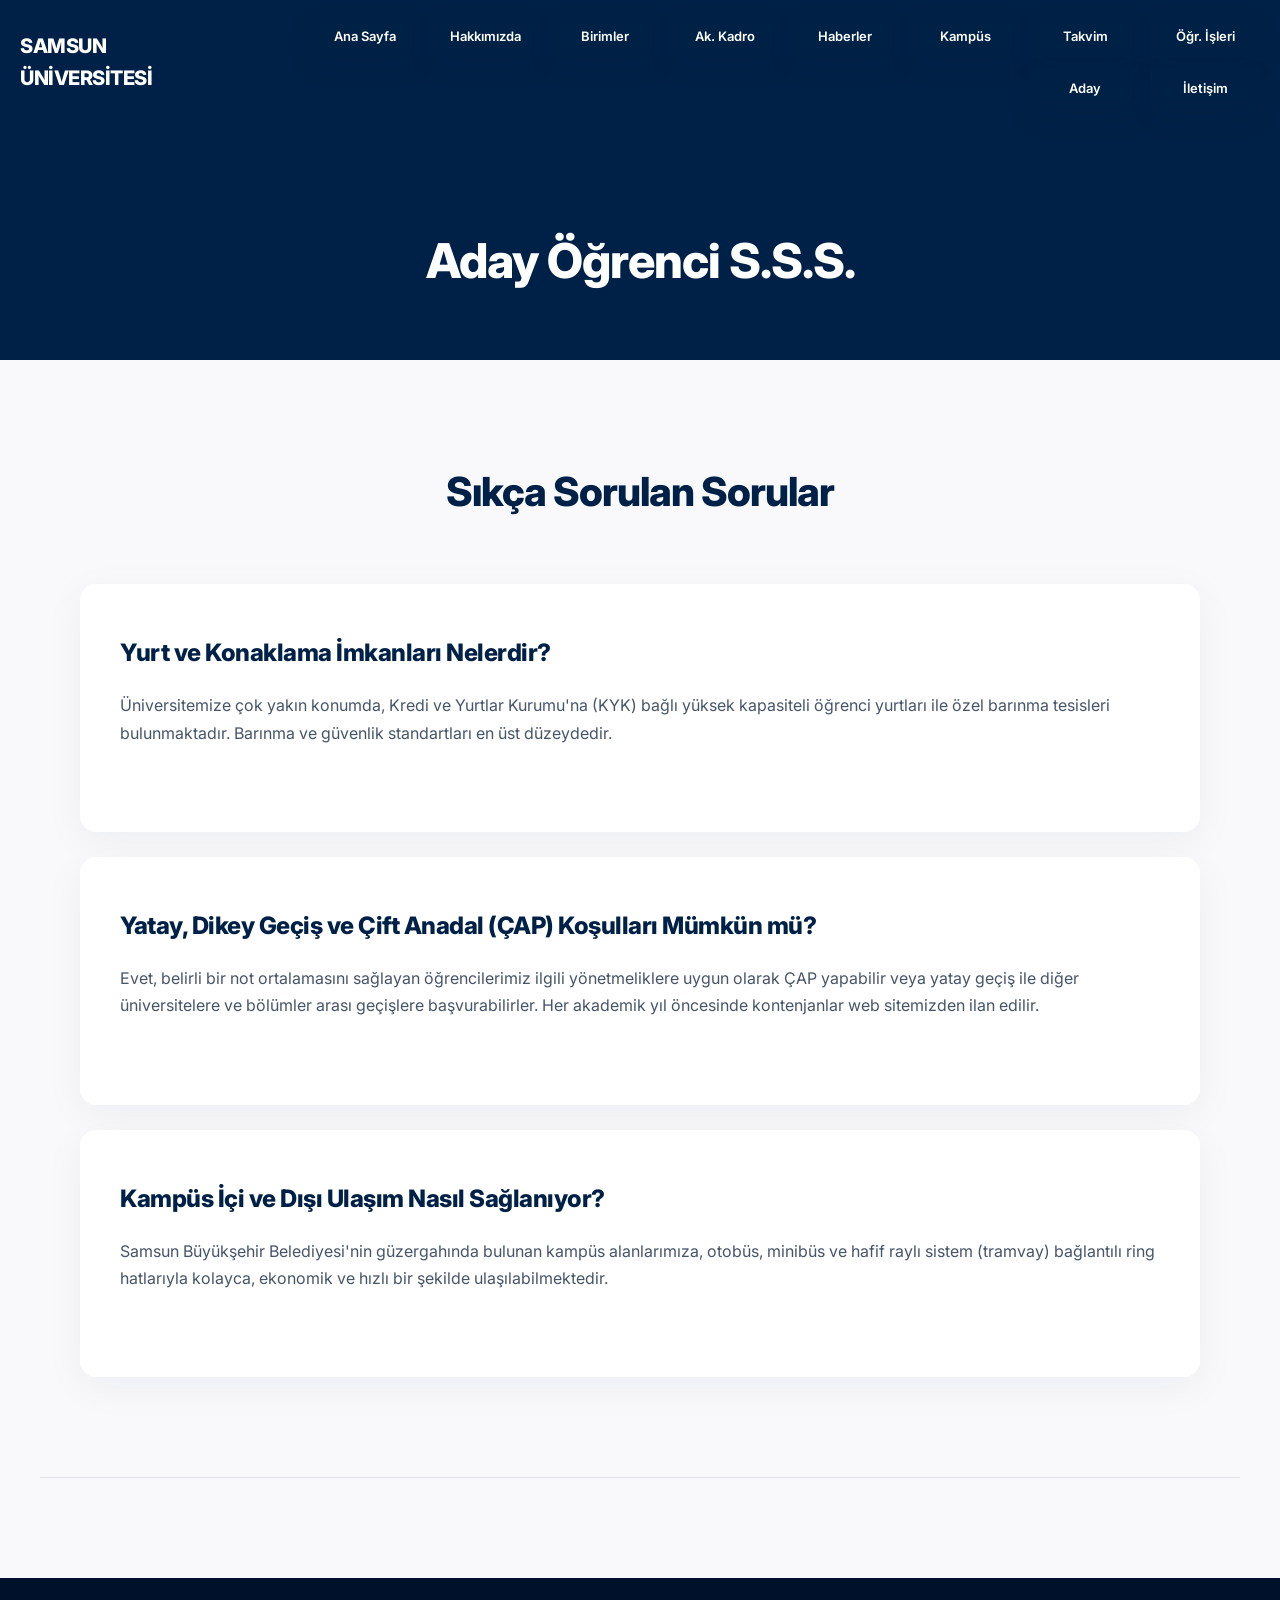
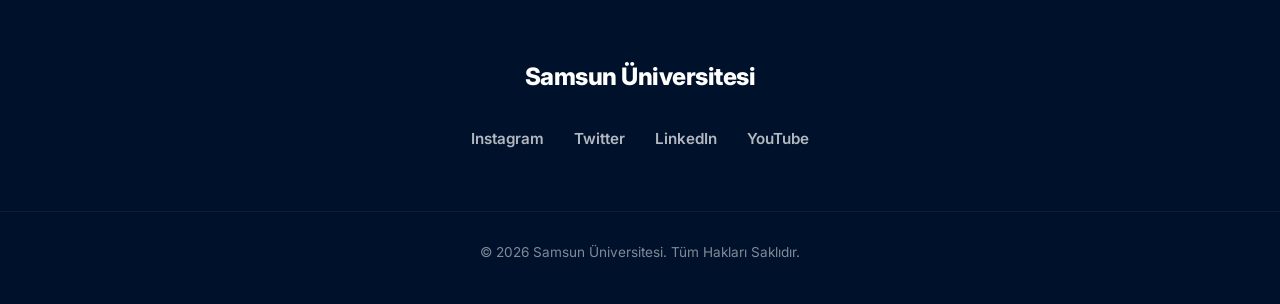
<file: aday.html>
<!DOCTYPE html>
<html lang="tr">
<head>
    <meta charset="UTF-8">
    <meta name="viewport" content="width=device-width, initial-scale=1.0">
    <title>Aday Öğrenci | Samsun Üniversitesi</title>
    <link rel="stylesheet" href="style.css">
    <meta name="description" content="Samsun Üniversitesi Aday Öğrenci Sıkça Sorulan Sorular">
</head>
<body>

    <header id="main-header">
        <div class="nav-container">
            <a href="index.html" class="logo">Samsun Üniversitesi</a>
            <nav>
                <ul>
                    <li><a href="index.html">Ana Sayfa</a></li>
                    <li><a href="hakkimizda.html">Hakkımızda</a></li>
                    <li><a href="birimler.html">Birimler</a></li>
                    <li><a href="akademik.html">Ak. Kadro</a></li>
                    <li><a href="haberler.html">Haberler</a></li>
                    <li><a href="kampus.html">Kampüs</a></li>
                    <li><a href="takvim.html">Takvim</a></li>
                    <li><a href="ogrenci.html">Öğr. İşleri</a></li>
                    <li><a href="aday.html">Aday</a></li>
                    <li><a href="iletisim.html">İletişim</a></li>
                </ul>
            </nav>
        </div>
    </header>

    <section class="page-hero">
        <h1>Aday Öğrenci S.S.S.</h1>
    </section>

    <main class="container">
        <h2>Sıkça Sorulan Sorular</h2>
        
        <div class="card" style="margin-bottom: 25px;">
            <h3>Yurt ve Konaklama İmkanları Nelerdir?</h3>
            <p>Üniversitemize çok yakın konumda, Kredi ve Yurtlar Kurumu'na (KYK) bağlı yüksek kapasiteli öğrenci yurtları ile özel barınma tesisleri bulunmaktadır. Barınma ve güvenlik standartları en üst düzeydedir.</p>
        </div>
        
        <div class="card" style="margin-bottom: 25px;">
            <h3>Yatay, Dikey Geçiş ve Çift Anadal (ÇAP) Koşulları Mümkün mü?</h3>
            <p>Evet, belirli bir not ortalamasını sağlayan öğrencilerimiz ilgili yönetmeliklere uygun olarak ÇAP yapabilir veya yatay geçiş ile diğer üniversitelere ve bölümler arası geçişlere başvurabilirler. Her akademik yıl öncesinde kontenjanlar web sitemizden ilan edilir.</p>
        </div>
        
        <div class="card">
            <h3>Kampüs İçi ve Dışı Ulaşım Nasıl Sağlanıyor?</h3>
            <p>Samsun Büyükşehir Belediyesi'nin güzergahında bulunan kampüs alanlarımıza, otobüs, minibüs ve hafif raylı sistem (tramvay) bağlantılı ring hatlarıyla kolayca, ekonomik ve hızlı bir şekilde ulaşılabilmektedir.</p>
        </div>
    </main>

    <footer>
        <div class="footer-content">
            <div class="footer-logo">Samsun Üniversitesi</div>
            <div class="social-links">
                <a href="https://www.instagram.com/samsun.univ/" target="_blank">Instagram</a>
                <a href="https://x.com/samsun_univ" target="_blank">Twitter</a>
                <a href="https://www.linkedin.com/school/samsununiversitesi/about/" target="_blank">LinkedIn</a>
                <a href="https://www.youtube.com/@SamsunÜniversitesiTV" target="_blank">YouTube</a>
            </div>
        </div>
        <div class="footer-bottom">
            &copy; 2026 Samsun Üniversitesi. Tüm Hakları Saklıdır.
        </div>
    </footer>

    
</body>
</html>
</file>
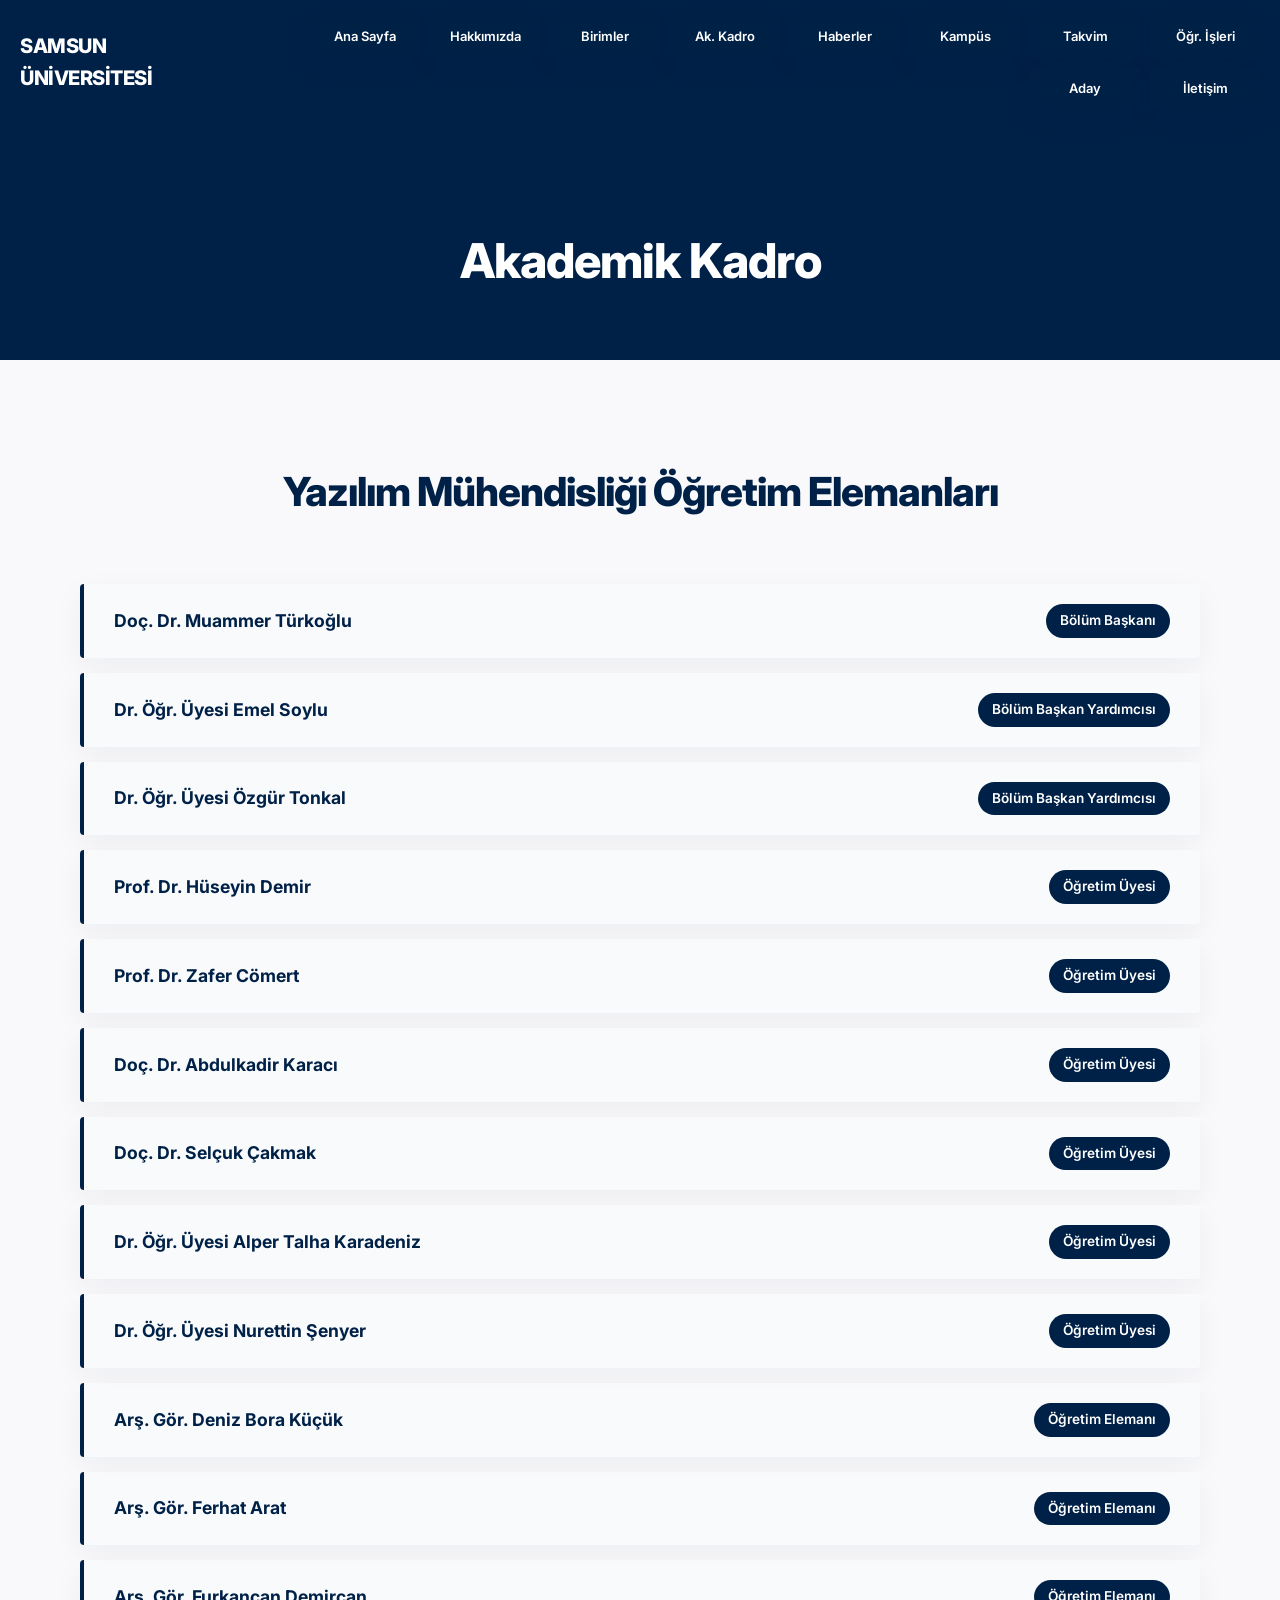
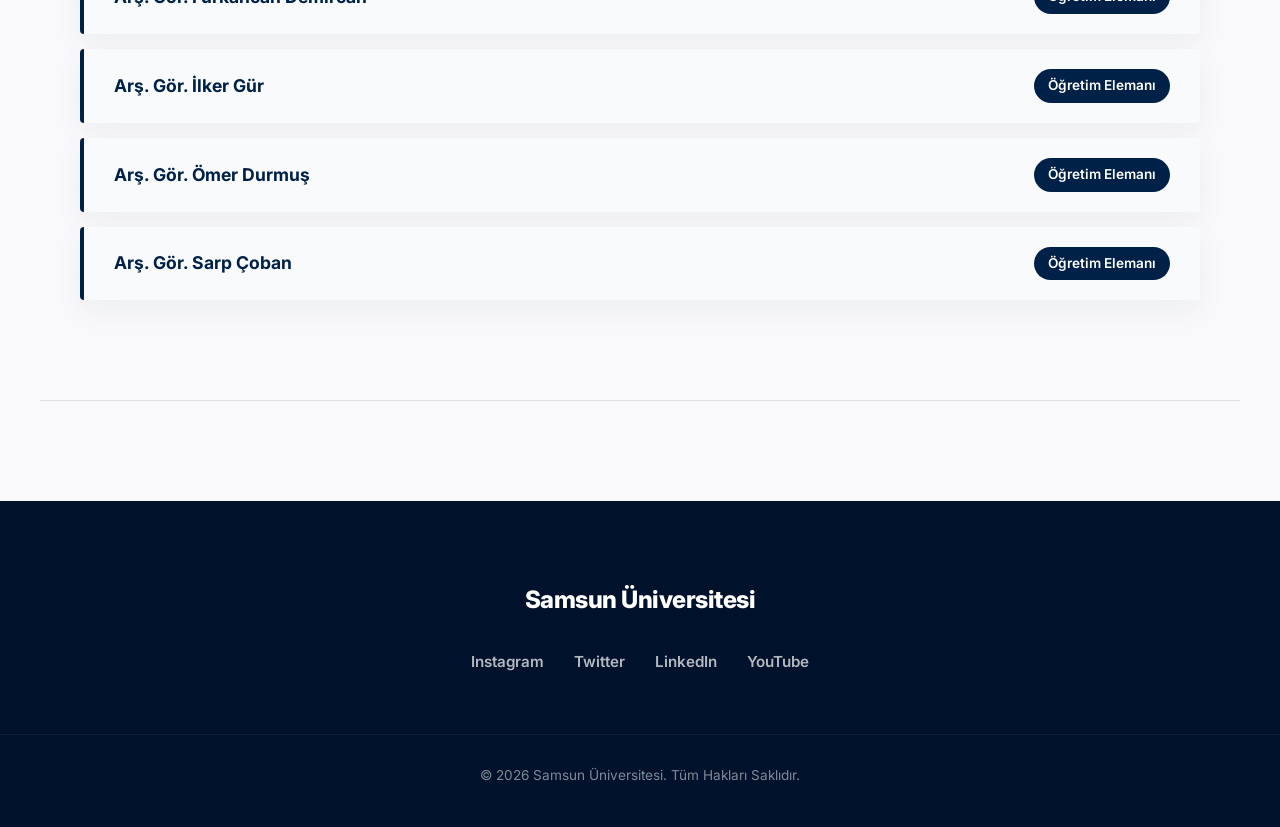
<file: akademik.html>
<!DOCTYPE html>
<html lang="tr">
<head>
    <meta charset="UTF-8">
    <meta name="viewport" content="width=device-width, initial-scale=1.0">
    <title>Akademik Kadro | Samsun Üniversitesi</title>
    <link rel="stylesheet" href="style.css">
    <meta name="description" content="Samsun Üniversitesi Tarihçesi ve Misyonu">
</head>
<body>

    <header id="main-header">
        <div class="nav-container">
            <a href="index.html" class="logo">Samsun Üniversitesi</a>
            <nav>
                <ul>
                    <li><a href="index.html">Ana Sayfa</a></li>
                    <li><a href="hakkimizda.html">Hakkımızda</a></li>
                    <li><a href="birimler.html">Birimler</a></li>
                    <li><a href="akademik.html">Ak. Kadro</a></li>
                    <li><a href="haberler.html">Haberler</a></li>
                    <li><a href="kampus.html">Kampüs</a></li>
                    <li><a href="takvim.html">Takvim</a></li>
                    <li><a href="ogrenci.html">Öğr. İşleri</a></li>
                    <li><a href="aday.html">Aday</a></li>
                    <li><a href="iletisim.html">İletişim</a></li>
                </ul>
            </nav>
        </div>
    </header>

    
    <section class="page-hero">
        <h1>Akademik Kadro</h1>
    </section>

    <main class="container">
        <h2>Yazılım Mühendisliği Öğretim Elemanları</h2>
        <div class="academic-list">
            <div class="academic-row">
                <div class="ac-info">
                    <h3>Doç. Dr. Muammer Türkoğlu</h3>
                </div>
                <div class="ac-role">Bölüm Başkanı</div>
            </div>
            <div class="academic-row">
                <div class="ac-info">
                    <h3>Dr. Öğr. Üyesi Emel Soylu</h3>
                </div>
                <div class="ac-role">Bölüm Başkan Yardımcısı</div>
            </div>
            <div class="academic-row">
                <div class="ac-info">
                    <h3>Dr. Öğr. Üyesi Özgür Tonkal</h3>
                </div>
                <div class="ac-role">Bölüm Başkan Yardımcısı</div>
            </div>
            <div class="academic-row">
                <div class="ac-info">
                    <h3>Prof. Dr. Hüseyin Demir</h3>
                </div>
                <div class="ac-role">Öğretim Üyesi</div>
            </div>
            <div class="academic-row">
                <div class="ac-info">
                    <h3>Prof. Dr. Zafer Cömert</h3>
                </div>
                <div class="ac-role">Öğretim Üyesi</div>
            </div>
            <div class="academic-row">
                <div class="ac-info">
                    <h3>Doç. Dr. Abdulkadir Karacı</h3>
                </div>
                <div class="ac-role">Öğretim Üyesi</div>
            </div>
            <div class="academic-row">
                <div class="ac-info">
                    <h3>Doç. Dr. Selçuk Çakmak</h3>
                </div>
                <div class="ac-role">Öğretim Üyesi</div>
            </div>
            <div class="academic-row">
                <div class="ac-info">
                    <h3>Dr. Öğr. Üyesi Alper Talha Karadeniz</h3>
                </div>
                <div class="ac-role">Öğretim Üyesi</div>
            </div>
            <div class="academic-row">
                <div class="ac-info">
                    <h3>Dr. Öğr. Üyesi Nurettin Şenyer</h3>
                </div>
                <div class="ac-role">Öğretim Üyesi</div>
            </div>
            <div class="academic-row">
                <div class="ac-info">
                    <h3>Arş. Gör. Deniz Bora Küçük</h3>
                </div>
                <div class="ac-role">Öğretim Elemanı</div>
            </div>
            <div class="academic-row">
                <div class="ac-info">
                    <h3>Arş. Gör. Ferhat Arat</h3>
                </div>
                <div class="ac-role">Öğretim Elemanı</div>
            </div>
            <div class="academic-row">
                <div class="ac-info">
                    <h3>Arş. Gör. Furkancan Demircan</h3>
                </div>
                <div class="ac-role">Öğretim Elemanı</div>
            </div>
            <div class="academic-row">
                <div class="ac-info">
                    <h3>Arş. Gör. İlker Gür</h3>
                </div>
                <div class="ac-role">Öğretim Elemanı</div>
            </div>
            <div class="academic-row">
                <div class="ac-info">
                    <h3>Arş. Gör. Ömer Durmuş</h3>
                </div>
                <div class="ac-role">Öğretim Elemanı</div>
            </div>
            <div class="academic-row">
                <div class="ac-info">
                    <h3>Arş. Gör. Sarp Çoban</h3>
                </div>
                <div class="ac-role">Öğretim Elemanı</div>
            </div>
        </div>
    </main>


    <footer>
        <div class="footer-content">
            <div class="footer-logo">Samsun Üniversitesi</div>
            <div class="social-links">
                <a href="https://www.instagram.com/samsun.univ/" target="_blank">Instagram</a>
                <a href="https://x.com/samsun_univ" target="_blank">Twitter</a>
                <a href="https://www.linkedin.com/school/samsununiversitesi/about/" target="_blank">LinkedIn</a>
                <a href="https://www.youtube.com/@SamsunÜniversitesiTV" target="_blank">YouTube</a>
            </div>
        </div>
        <div class="footer-bottom">
            &copy; 2026 Samsun Üniversitesi. Tüm Hakları Saklıdır.
        </div>
    </footer>

    
</body>
</html>
</file>
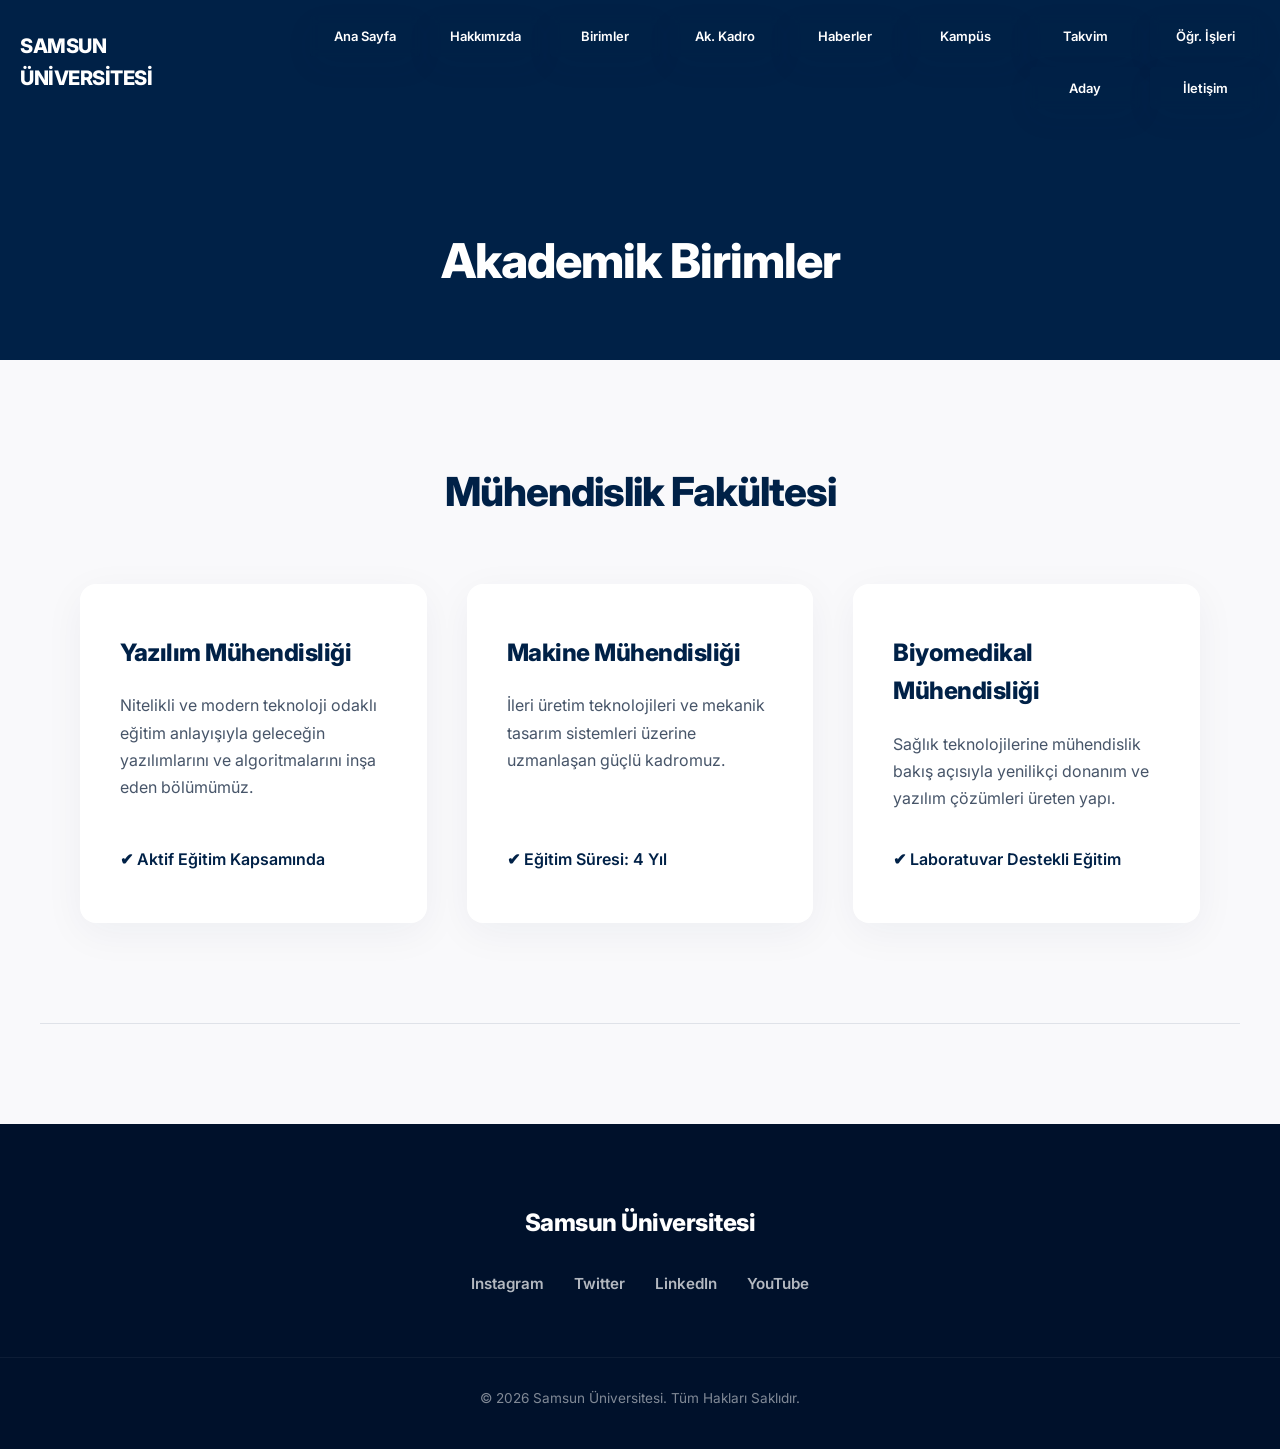
<file: birimler.html>
<!DOCTYPE html>
<html lang="tr">
<head>
    <meta charset="UTF-8">
    <meta name="viewport" content="width=device-width, initial-scale=1.0">
    <title>Fakülteler | Samsun Üniversitesi</title>
    <link rel="stylesheet" href="style.css">
    <meta name="description" content="Samsun Üniversitesi Fakülteleri ve Akademik Birimleri">
</head>
<body>

    <header id="main-header">
        <div class="nav-container">
            <a href="index.html" class="logo">Samsun Üniversitesi</a>
            <nav>
                <ul>
                    <li><a href="index.html">Ana Sayfa</a></li>
                    <li><a href="hakkimizda.html">Hakkımızda</a></li>
                    <li><a href="birimler.html">Birimler</a></li>
                    <li><a href="akademik.html">Ak. Kadro</a></li>
                    <li><a href="haberler.html">Haberler</a></li>
                    <li><a href="kampus.html">Kampüs</a></li>
                    <li><a href="takvim.html">Takvim</a></li>
                    <li><a href="ogrenci.html">Öğr. İşleri</a></li>
                    <li><a href="aday.html">Aday</a></li>
                    <li><a href="iletisim.html">İletişim</a></li>
                </ul>
            </nav>
        </div>
    </header>

    <section class="page-hero">
        <h1>Akademik Birimler</h1>
    </section>

    <main class="container">
        <h2>Mühendislik Fakültesi</h2>
        <div class="card-grid">
            <div class="card">
                <h3>Yazılım Mühendisliği</h3>
                <p>Nitelikli ve modern teknoloji odaklı eğitim anlayışıyla geleceğin yazılımlarını ve algoritmalarını inşa eden bölümümüz.</p>
                <div style="font-weight: 600; color: var(--navy-blue); margin-top: auto;">✔ Aktif Eğitim Kapsamında</div>
            </div>
            <div class="card">
                <h3>Makine Mühendisliği</h3>
                <p>İleri üretim teknolojileri ve mekanik tasarım sistemleri üzerine uzmanlaşan güçlü kadromuz.</p>
                <div style="font-weight: 600; color: var(--navy-blue); margin-top: auto;">✔ Eğitim Süresi: 4 Yıl</div>
            </div>
            <div class="card">
                <h3>Biyomedikal Mühendisliği</h3>
                <p>Sağlık teknolojilerine mühendislik bakış açısıyla yenilikçi donanım ve yazılım çözümleri üreten yapı.</p>
                <div style="font-weight: 600; color: var(--navy-blue); margin-top: auto;">✔ Laboratuvar Destekli Eğitim</div>
            </div>
        </div>
    </main>

    <footer>
        <div class="footer-content">
            <div class="footer-logo">Samsun Üniversitesi</div>
            <div class="social-links">
                <a href="https://www.instagram.com/samsun.univ/" target="_blank">Instagram</a>
                <a href="https://x.com/samsun_univ" target="_blank">Twitter</a>
                <a href="https://www.linkedin.com/school/samsununiversitesi/about/" target="_blank">LinkedIn</a>
                <a href="https://www.youtube.com/@SamsunÜniversitesiTV" target="_blank">YouTube</a>
            </div>
        </div>
        <div class="footer-bottom">
            &copy; 2026 Samsun Üniversitesi. Tüm Hakları Saklıdır.
        </div>
    </footer>

    
</body>
</html>
</file>
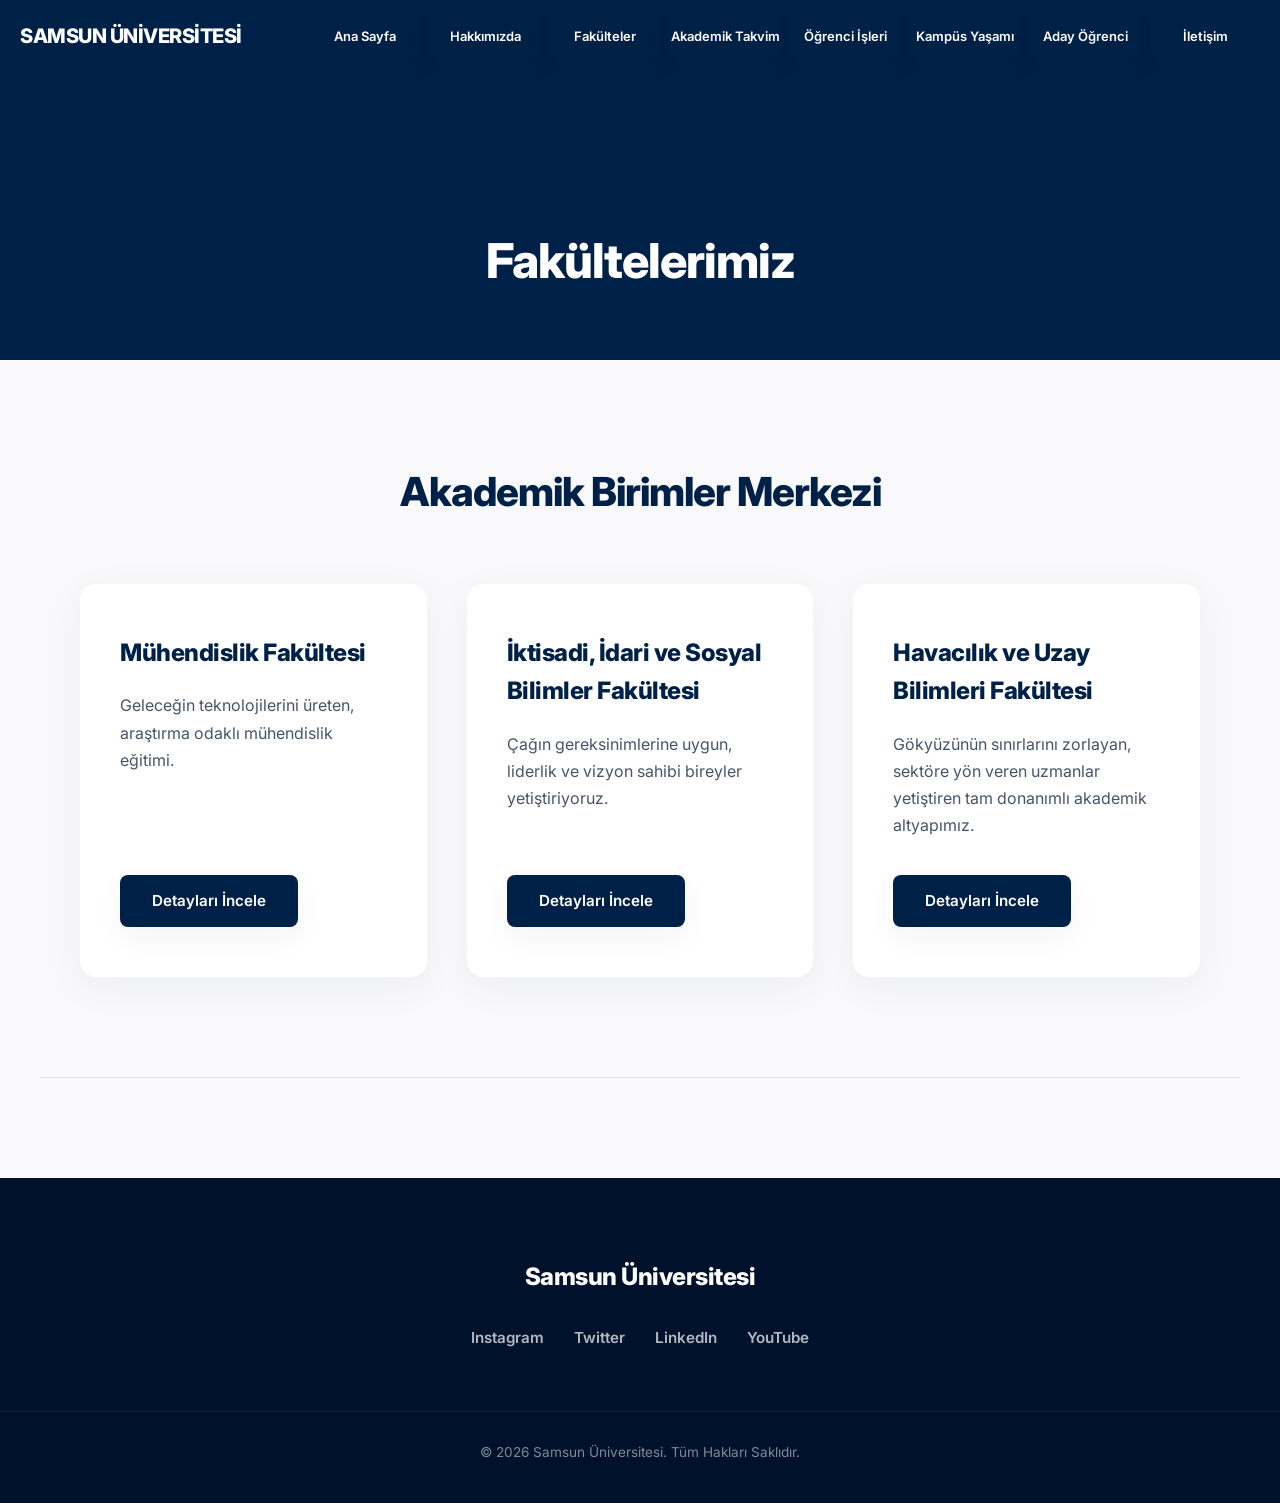
<file: fakulteler.html>
<!DOCTYPE html>
<html lang="tr">
<head>
    <meta charset="UTF-8">
    <meta name="viewport" content="width=device-width, initial-scale=1.0">
    <title>Fakülteler | Samsun Üniversitesi</title>
    <link rel="stylesheet" href="style.css">
    <meta name="description" content="Samsun Üniversitesi Fakülteleri ve Akademik Birimleri">
</head>
<body>

    <header id="main-header">
        <div class="nav-container">
            <a href="index.html" class="logo">Samsun Üniversitesi</a>
            <nav>
                <ul>
                    <li><a href="index.html">Ana Sayfa</a></li>
                    <li><a href="hakkimizda.html">Hakkımızda</a></li>
                    <li><a href="fakulteler.html">Fakülteler</a></li>
                    <li><a href="takvim.html">Akademik Takvim</a></li>
                    <li><a href="ogrenci.html">Öğrenci İşleri</a></li>
                    <li><a href="kampus.html">Kampüs Yaşamı</a></li>
                    <li><a href="aday.html">Aday Öğrenci</a></li>
                    <li><a href="iletisim.html">İletişim</a></li>
                </ul>
            </nav>
        </div>
    </header>

    <section class="page-hero">
        <h1>Fakültelerimiz</h1>
    </section>

    <main class="container">
        <h2>Akademik Birimler Merkezi</h2>
        <div class="card-grid">
            <div class="card">
                <h3>Mühendislik Fakültesi</h3>
                <p>Geleceğin teknolojilerini üreten, araştırma odaklı mühendislik eğitimi.</p>
                <a href="muhendislik.html" class="btn">Detayları İncele</a>
            </div>
            <div class="card">
                <h3>İktisadi, İdari ve Sosyal Bilimler Fakültesi</h3>
                <p>Çağın gereksinimlerine uygun, liderlik ve vizyon sahibi bireyler yetiştiriyoruz.</p>
                <a href="#" class="btn">Detayları İncele</a>
            </div>
            <div class="card">
                <h3>Havacılık ve Uzay Bilimleri Fakültesi</h3>
                <p>Gökyüzünün sınırlarını zorlayan, sektöre yön veren uzmanlar yetiştiren tam donanımlı akademik altyapımız.</p>
                <a href="#" class="btn">Detayları İncele</a>
            </div>
        </div>
    </main>

    <footer>
        <div class="footer-content">
            <div class="footer-logo">Samsun Üniversitesi</div>
            <div class="social-links">
                <a href="https://www.instagram.com/samsun.univ/" target="_blank">Instagram</a>
                <a href="https://x.com/samsun_univ" target="_blank">Twitter</a>
                <a href="https://www.linkedin.com/school/samsununiversitesi/about/" target="_blank">LinkedIn</a>
                <a href="https://www.youtube.com/@SamsunÜniversitesiTV" target="_blank">YouTube</a>
            </div>
        </div>
        <div class="footer-bottom">
            &copy; 2026 Samsun Üniversitesi. Tüm Hakları Saklıdır.
        </div>
    </footer>

    
</body>
</html>
</file>
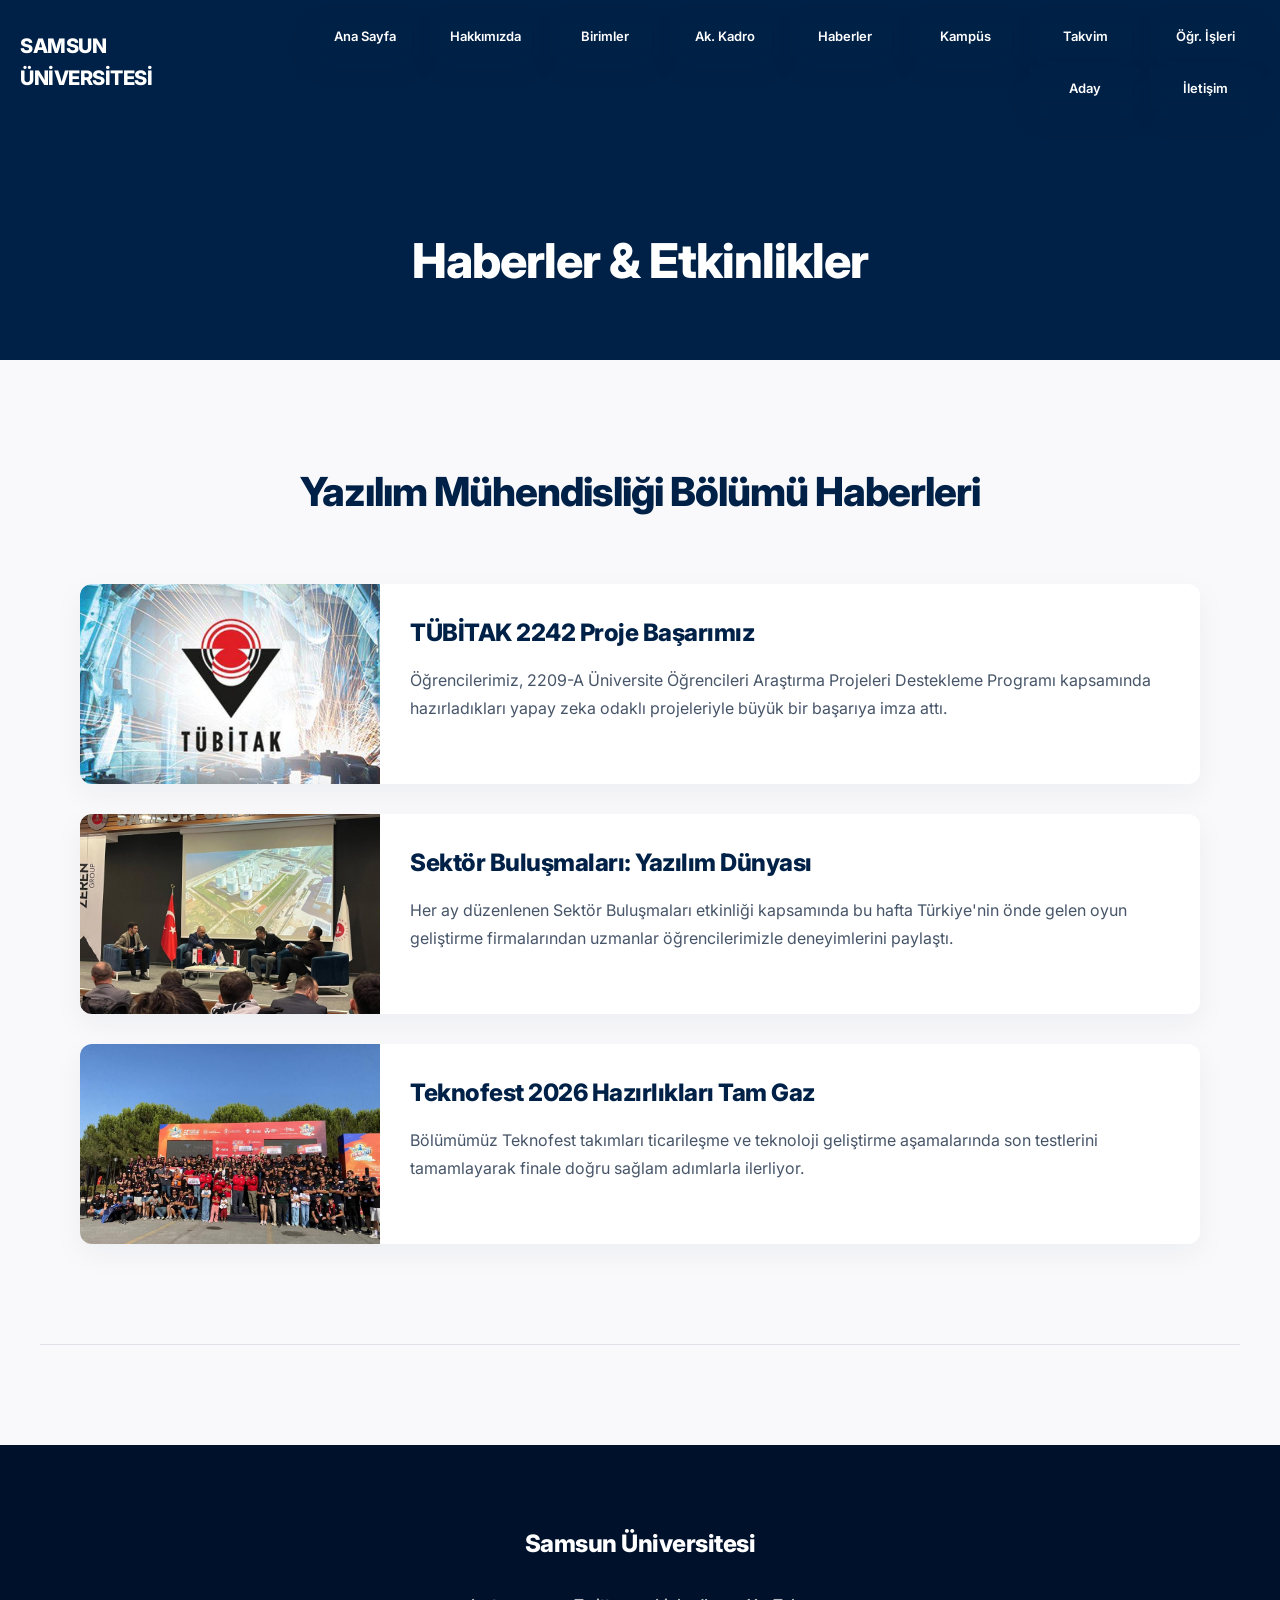
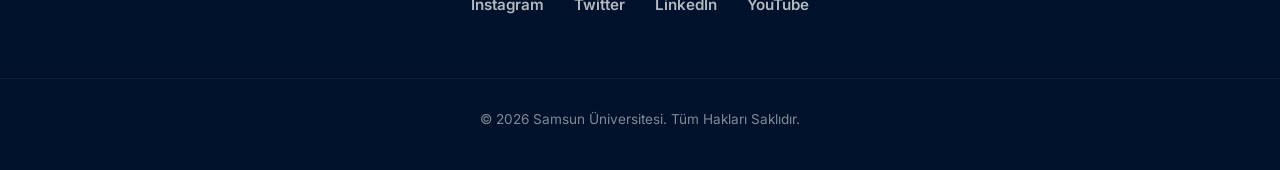
<file: haberler.html>
<!DOCTYPE html>
<html lang="tr">
<head>
    <meta charset="UTF-8">
    <meta name="viewport" content="width=device-width, initial-scale=1.0">
    <title>Haberler & Etkinlikler | Samsun Üniversitesi</title>
    <link rel="stylesheet" href="style.css">
    <meta name="description" content="Samsun Üniversitesi Güncel Haberler ve Etkinlikler">
</head>
<body>

    <header id="main-header">
        <div class="nav-container">
            <a href="index.html" class="logo">Samsun Üniversitesi</a>
            <nav>
                <ul>
                    <li><a href="index.html">Ana Sayfa</a></li>
                    <li><a href="hakkimizda.html">Hakkımızda</a></li>
                    <li><a href="birimler.html">Birimler</a></li>
                    <li><a href="akademik.html">Ak. Kadro</a></li>
                    <li><a href="haberler.html">Haberler</a></li>
                    <li><a href="kampus.html">Kampüs</a></li>
                    <li><a href="takvim.html">Takvim</a></li>
                    <li><a href="ogrenci.html">Öğr. İşleri</a></li>
                    <li><a href="aday.html">Aday</a></li>
                    <li><a href="iletisim.html">İletişim</a></li>
                </ul>
            </nav>
        </div>
    </header>

    <section class="page-hero">
        <h1>Haberler & Etkinlikler</h1>
    </section>

    <main class="container">
        <h2>Yazılım Mühendisliği Bölümü Haberleri</h2>
        <div class="news-list">
            <article class="news-card">
                <img src="img/tubitak.jpg" alt="TÜBİTAK 2242 Proje Başarımız" class="news-img">
                <div class="news-content">
                    <h3>TÜBİTAK 2242 Proje Başarımız</h3>
                    <p>Öğrencilerimiz, 2209-A Üniversite Öğrencileri Araştırma Projeleri Destekleme Programı kapsamında hazırladıkları yapay zeka odaklı projeleriyle büyük bir başarıya imza attı.</p>
                </div>
            </article>

            <article class="news-card">
                <img src="img/sektor.jpg" alt="Sektör Buluşmaları: Yazılım Dünyası" class="news-img">
                <div class="news-content">
                    <h3>Sektör Buluşmaları: Yazılım Dünyası</h3>
                    <p>Her ay düzenlenen Sektör Buluşmaları etkinliği kapsamında bu hafta Türkiye'nin önde gelen oyun geliştirme firmalarından uzmanlar öğrencilerimizle deneyimlerini paylaştı.</p>
                </div>
            </article>

            <article class="news-card">
                <img src="img/teknofest.jpg" alt="Teknofest 2026 Hazırlıkları Tam Gaz" class="news-img">
                <div class="news-content">
                    <h3>Teknofest 2026 Hazırlıkları Tam Gaz</h3>
                    <p>Bölümümüz Teknofest takımları ticarileşme ve teknoloji geliştirme aşamalarında son testlerini tamamlayarak finale doğru sağlam adımlarla ilerliyor.</p>
                </div>
            </article>
        </div>
    </main>

    <footer>
        <div class="footer-content">
            <div class="footer-logo">Samsun Üniversitesi</div>
            <div class="social-links">
                <a href="https://www.instagram.com/samsun.univ/" target="_blank">Instagram</a>
                <a href="https://x.com/samsun_univ" target="_blank">Twitter</a>
                <a href="https://www.linkedin.com/school/samsununiversitesi/about/" target="_blank">LinkedIn</a>
                <a href="https://www.youtube.com/@SamsunÜniversitesiTV" target="_blank">YouTube</a>
            </div>
        </div>
        <div class="footer-bottom">
            &copy; 2026 Samsun Üniversitesi. Tüm Hakları Saklıdır.
        </div>
    </footer>

    
</body>
</html>
</file>
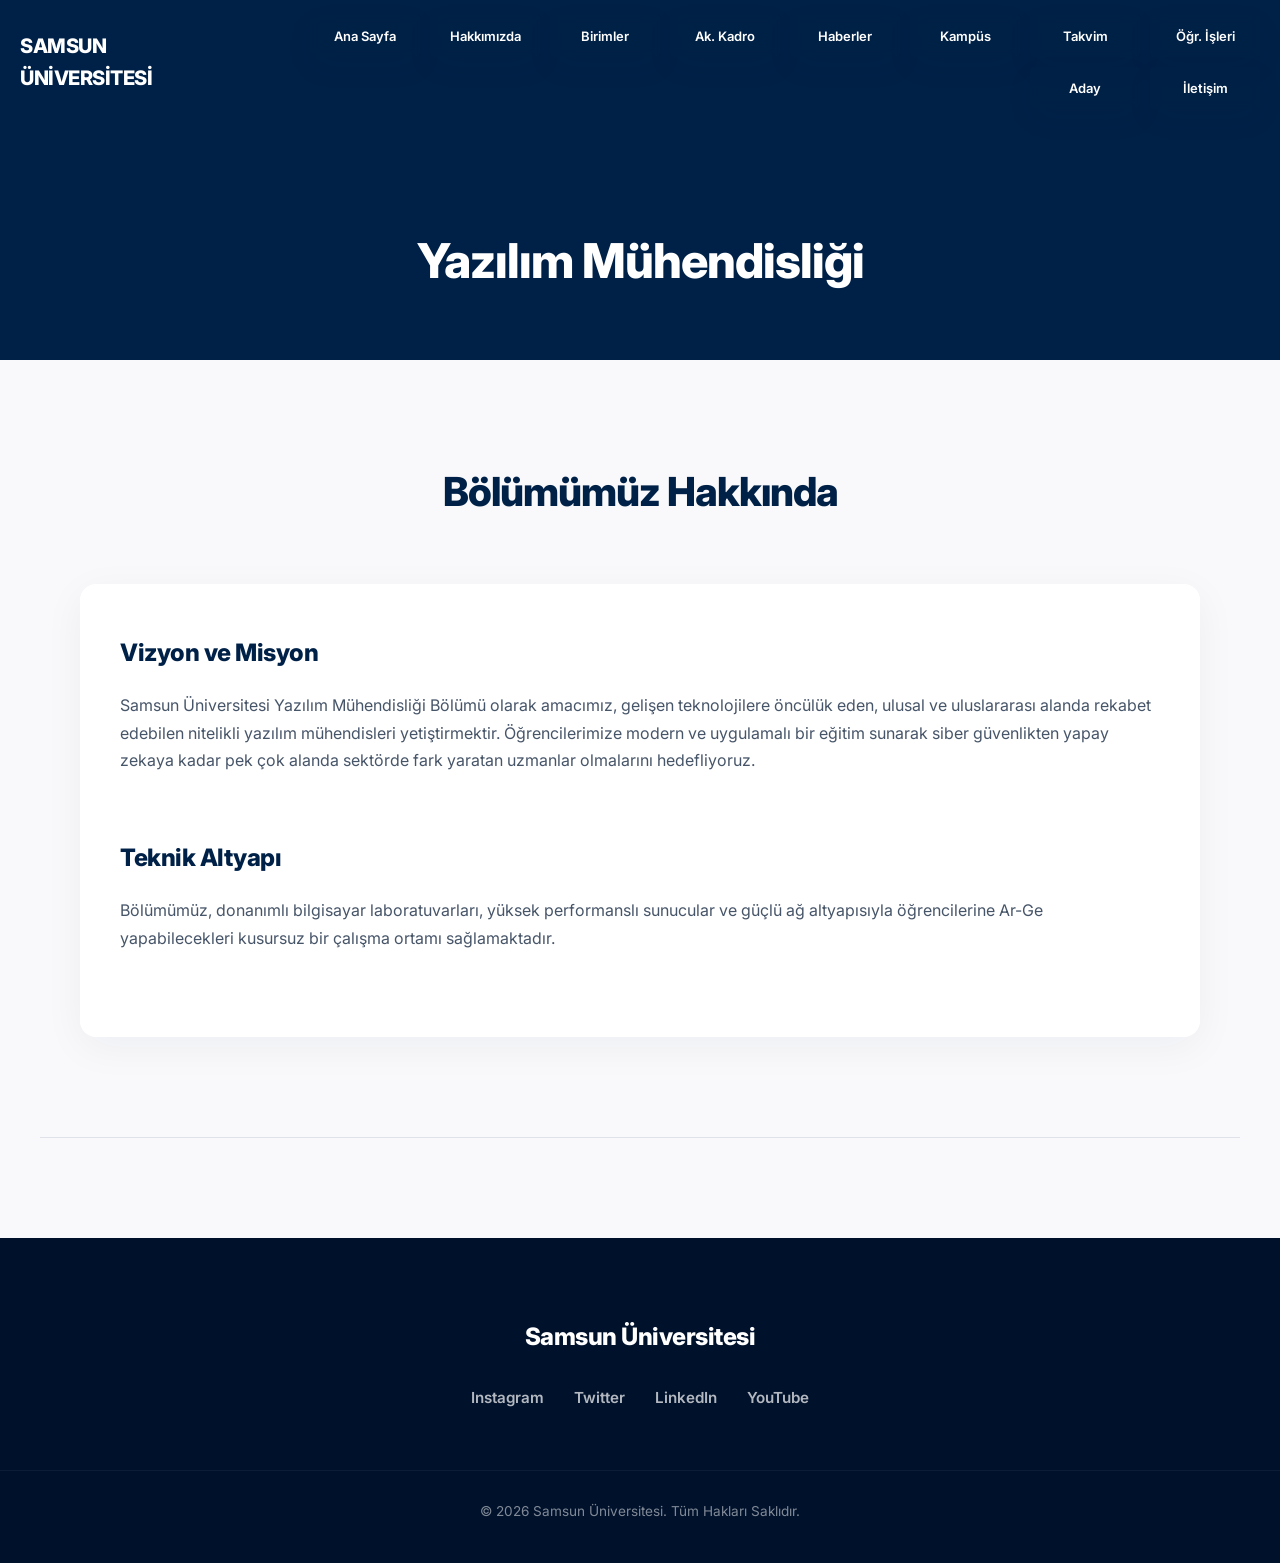
<file: hakkimizda.html>
<!DOCTYPE html>
<html lang="tr">
<head>
    <meta charset="UTF-8">
    <meta name="viewport" content="width=device-width, initial-scale=1.0">
    <title>Hakkımızda | Samsun Üniversitesi</title>
    <link rel="stylesheet" href="style.css">
    <meta name="description" content="Samsun Üniversitesi Tarihçesi ve Misyonu">
</head>
<body>

    <header id="main-header">
        <div class="nav-container">
            <a href="index.html" class="logo">Samsun Üniversitesi</a>
            <nav>
                <ul>
                    <li><a href="index.html">Ana Sayfa</a></li>
                    <li><a href="hakkimizda.html">Hakkımızda</a></li>
                    <li><a href="birimler.html">Birimler</a></li>
                    <li><a href="akademik.html">Ak. Kadro</a></li>
                    <li><a href="haberler.html">Haberler</a></li>
                    <li><a href="kampus.html">Kampüs</a></li>
                    <li><a href="takvim.html">Takvim</a></li>
                    <li><a href="ogrenci.html">Öğr. İşleri</a></li>
                    <li><a href="aday.html">Aday</a></li>
                    <li><a href="iletisim.html">İletişim</a></li>
                </ul>
            </nav>
        </div>
    </header>

    <section class="page-hero">
        <h1>Yazılım Mühendisliği</h1>
    </section>

    <main class="container">
        <h2>Bölümümüz Hakkında</h2>
        <div class="card">
            <h3>Vizyon ve Misyon</h3>
            <p>Samsun Üniversitesi Yazılım Mühendisliği Bölümü olarak amacımız, gelişen teknolojilere öncülük eden, ulusal ve uluslararası alanda rekabet edebilen nitelikli yazılım mühendisleri yetiştirmektir. Öğrencilerimize modern ve uygulamalı bir eğitim sunarak siber güvenlikten yapay zekaya kadar pek çok alanda sektörde fark yaratan uzmanlar olmalarını hedefliyoruz.</p>
            
            <h3 style="margin-top: 30px;">Teknik Altyapı</h3>
            <p>Bölümümüz, donanımlı bilgisayar laboratuvarları, yüksek performanslı sunucular ve güçlü ağ altyapısıyla öğrencilerine Ar-Ge yapabilecekleri kusursuz bir çalışma ortamı sağlamaktadır.</p>
        </div>
    </main>

    <footer>
        <div class="footer-content">
            <div class="footer-logo">Samsun Üniversitesi</div>
            <div class="social-links">
                <a href="https://www.instagram.com/samsun.univ/" target="_blank">Instagram</a>
                <a href="https://x.com/samsun_univ" target="_blank">Twitter</a>
                <a href="https://www.linkedin.com/school/samsununiversitesi/about/" target="_blank">LinkedIn</a>
                <a href="https://www.youtube.com/@SamsunÜniversitesiTV" target="_blank">YouTube</a>
            </div>
        </div>
        <div class="footer-bottom">
            &copy; 2026 Samsun Üniversitesi. Tüm Hakları Saklıdır.
        </div>
    </footer>

    
</body>
</html>
</file>
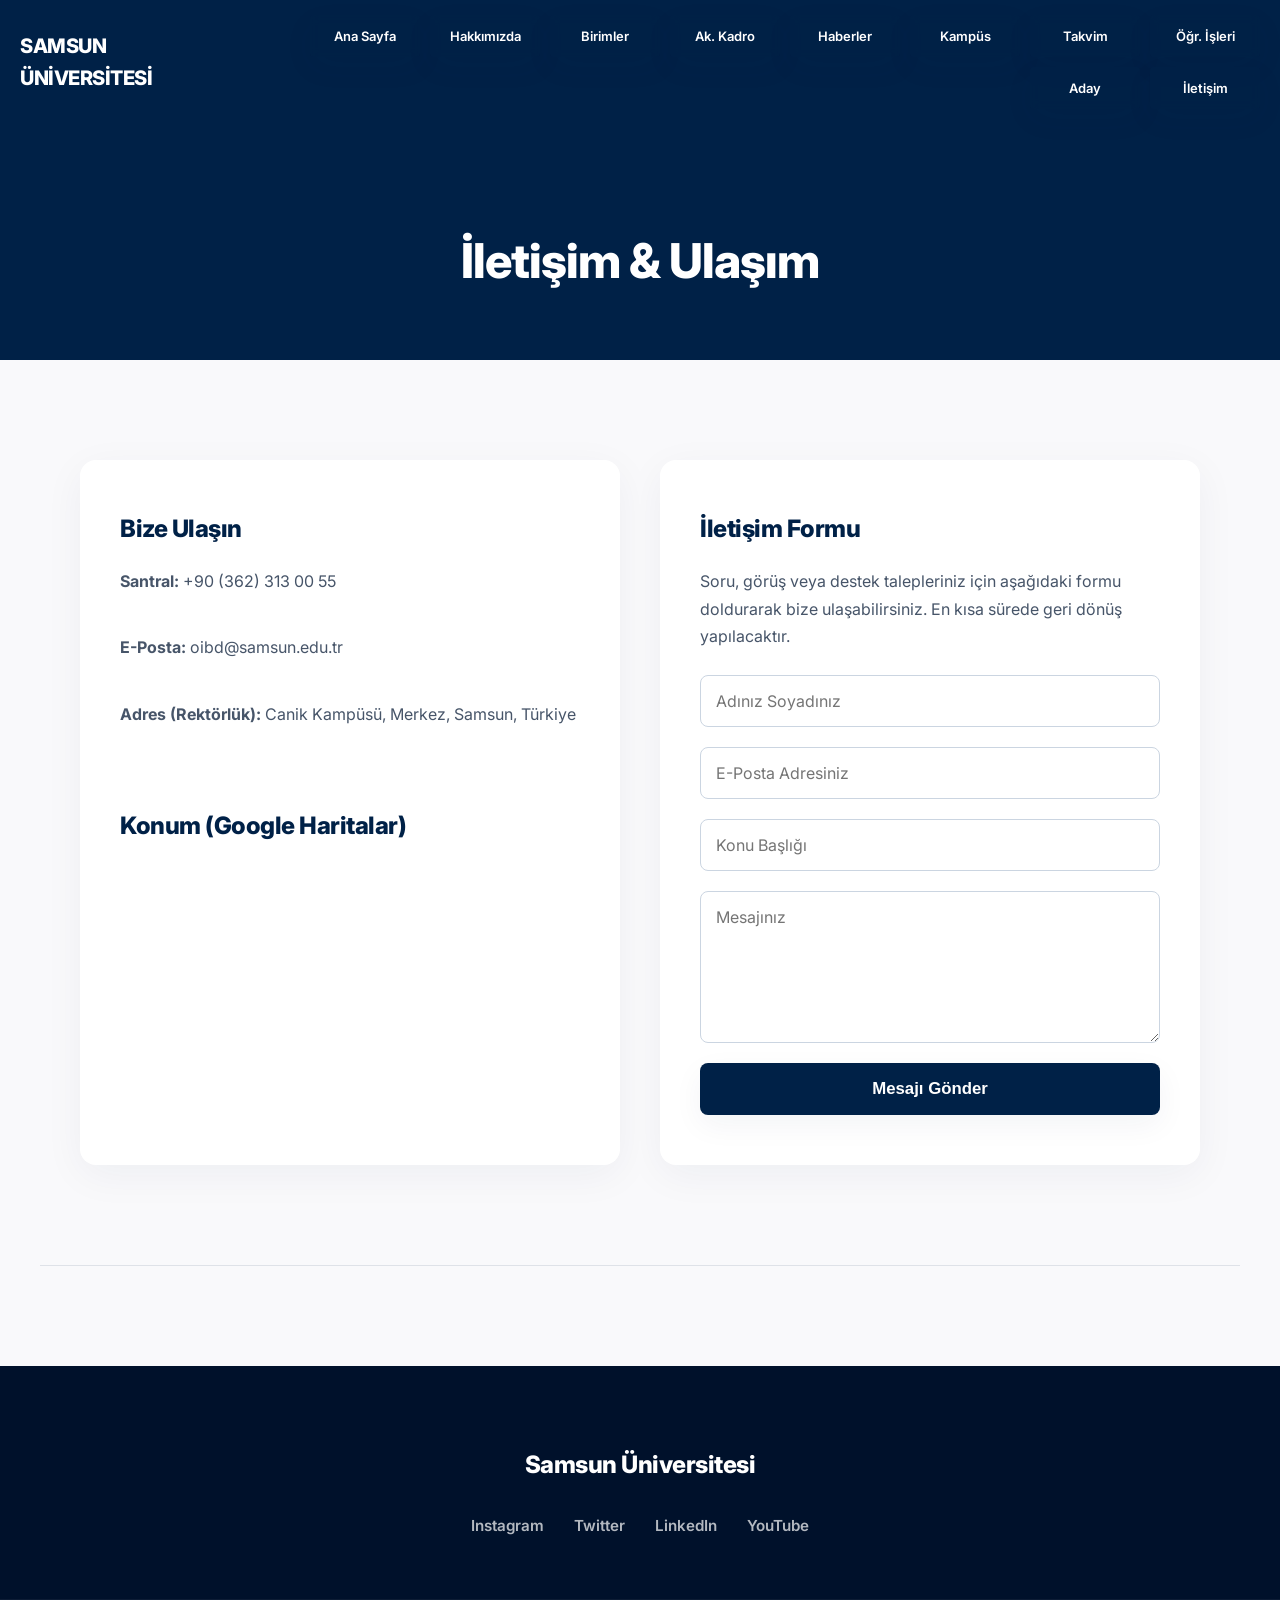
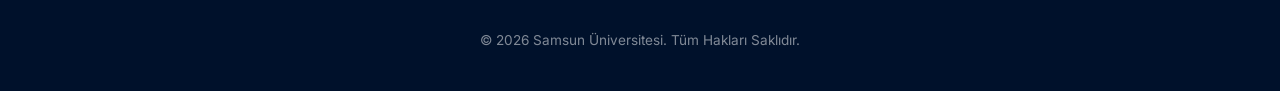
<file: iletisim.html>
<!DOCTYPE html>
<html lang="tr">

<head>
    <meta charset="UTF-8">
    <meta name="viewport" content="width=device-width, initial-scale=1.0">
    <title>İletişim | Samsun Üniversitesi</title>
    <link rel="stylesheet" href="style.css">
    <meta name="description" content="Samsun Üniversitesi İletişim Bilgileri">
</head>

<body>

    <header id="main-header">
        <div class="nav-container">
            <a href="index.html" class="logo">Samsun Üniversitesi</a>
            <nav>
                <ul>
                    <li><a href="index.html">Ana Sayfa</a></li>
                    <li><a href="hakkimizda.html">Hakkımızda</a></li>
                    <li><a href="birimler.html">Birimler</a></li>
                    <li><a href="akademik.html">Ak. Kadro</a></li>
                    <li><a href="haberler.html">Haberler</a></li>
                    <li><a href="kampus.html">Kampüs</a></li>
                    <li><a href="takvim.html">Takvim</a></li>
                    <li><a href="ogrenci.html">Öğr. İşleri</a></li>
                    <li><a href="aday.html">Aday</a></li>
                    <li><a href="iletisim.html">İletişim</a></li>
                </ul>
            </nav>
        </div>
    </header>

    <section class="page-hero">
        <h1>İletişim & Ulaşım</h1>
    </section>

    <main class="container">
        <div class="card-grid">
            <div class="card">
                <h3>Bize Ulaşın</h3>
                <p><strong>Santral:</strong> +90 (362) 313 00 55</p>
                <p><strong>E-Posta:</strong> oibd@samsun.edu.tr</p>
                <p><strong>Adres (Rektörlük):</strong> Canik Kampüsü, Merkez, Samsun, Türkiye</p>

                <h3 style="margin-top:40px;">Konum (Google Haritalar)</h3>
                <iframe
                    src="https://www.google.com/maps/embed?pb=!1m18!1m12!1m3!1d143003.5286461427!2d36.10309990595305!3d41.442974441589414!2m3!1f0!2f0!3f0!3m2!1i1024!2i768!4f13.1!3m3!1m2!1s0x40887df924ea5ec9%3A0xe54d913d806a6dd2!2zU2Ftc3Vuw5xuaXZlcnNpdGVzaSBCYWxswrFjYSBLYW1ww7xzw7w!5e0!3m2!1str!2str!4v1700"
                    width="100%" height="250" style="border:0; border-radius:12px;" allowfullscreen="" loading="lazy"
                    referrerpolicy="no-referrer-when-downgrade"></iframe>
            </div>

            <div class="card">
                <h3>İletişim Formu</h3>
                <p style="margin-bottom: 25px;">Soru, görüş veya destek talepleriniz için aşağıdaki formu doldurarak
                    bize ulaşabilirsiniz. En kısa sürede geri dönüş yapılacaktır.</p>
                <form style="display:flex; flex-direction:column; gap:20px; width:100%;">
                    <input type="text" placeholder="Adınız Soyadınız" required
                        style="padding:15px; border:1px solid #cbd5e1; border-radius:8px; font-family:inherit; font-size:1rem; outline: none; transition: border-color 0.3s;">
                    <input type="email" placeholder="E-Posta Adresiniz" required
                        style="padding:15px; border:1px solid #cbd5e1; border-radius:8px; font-family:inherit; font-size:1rem; outline: none; transition: border-color 0.3s;">
                    <input type="text" placeholder="Konu Başlığı"
                        style="padding:15px; border:1px solid #cbd5e1; border-radius:8px; font-family:inherit; font-size:1rem; outline: none; transition: border-color 0.3s;">
                    <textarea placeholder="Mesajınız" rows="6" required
                        style="padding:15px; border:1px solid #cbd5e1; border-radius:8px; font-family:inherit; font-size:1rem; resize:vertical; outline: none; transition: border-color 0.3s;"></textarea>
                    <button type="reset" class="btn"
                        style="border:none; cursor:pointer; font-size: 1.05rem; padding: 16px;">Mesajı Gönder</button>
                </form>
            </div>
        </div>
    </main>

    <footer>
        <div class="footer-content">
            <div class="footer-logo">Samsun Üniversitesi</div>
            <div class="social-links">
                <a href="https://www.instagram.com/samsun.univ/" target="_blank">Instagram</a>
                <a href="https://x.com/samsun_univ" target="_blank">Twitter</a>
                <a href="https://www.linkedin.com/school/samsununiversitesi/about/" target="_blank">LinkedIn</a>
                <a href="https://www.youtube.com/@SamsunÜniversitesiTV" target="_blank">YouTube</a>
            </div>
        </div>
        <div class="footer-bottom">
            &copy; 2026 Samsun Üniversitesi. Tüm Hakları Saklıdır.
        </div>
    </footer>


</body>

</html>
</file>
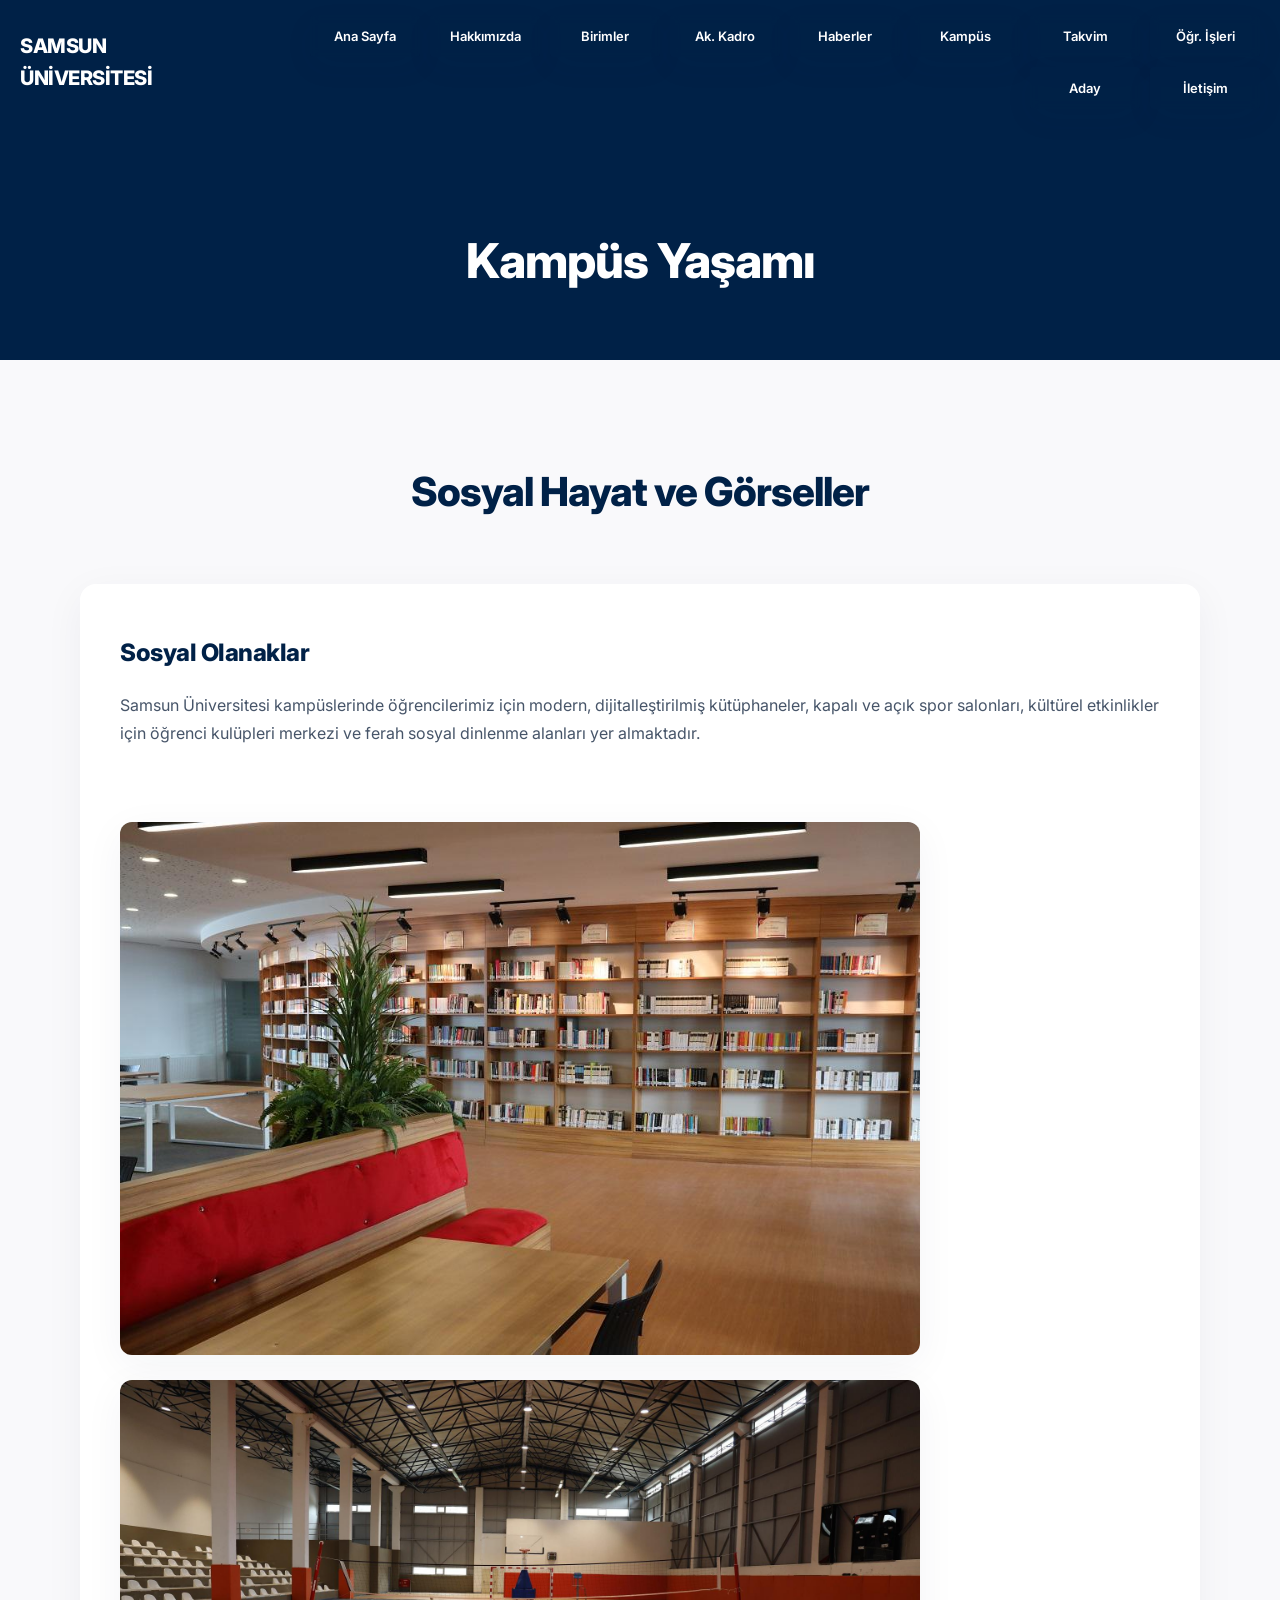
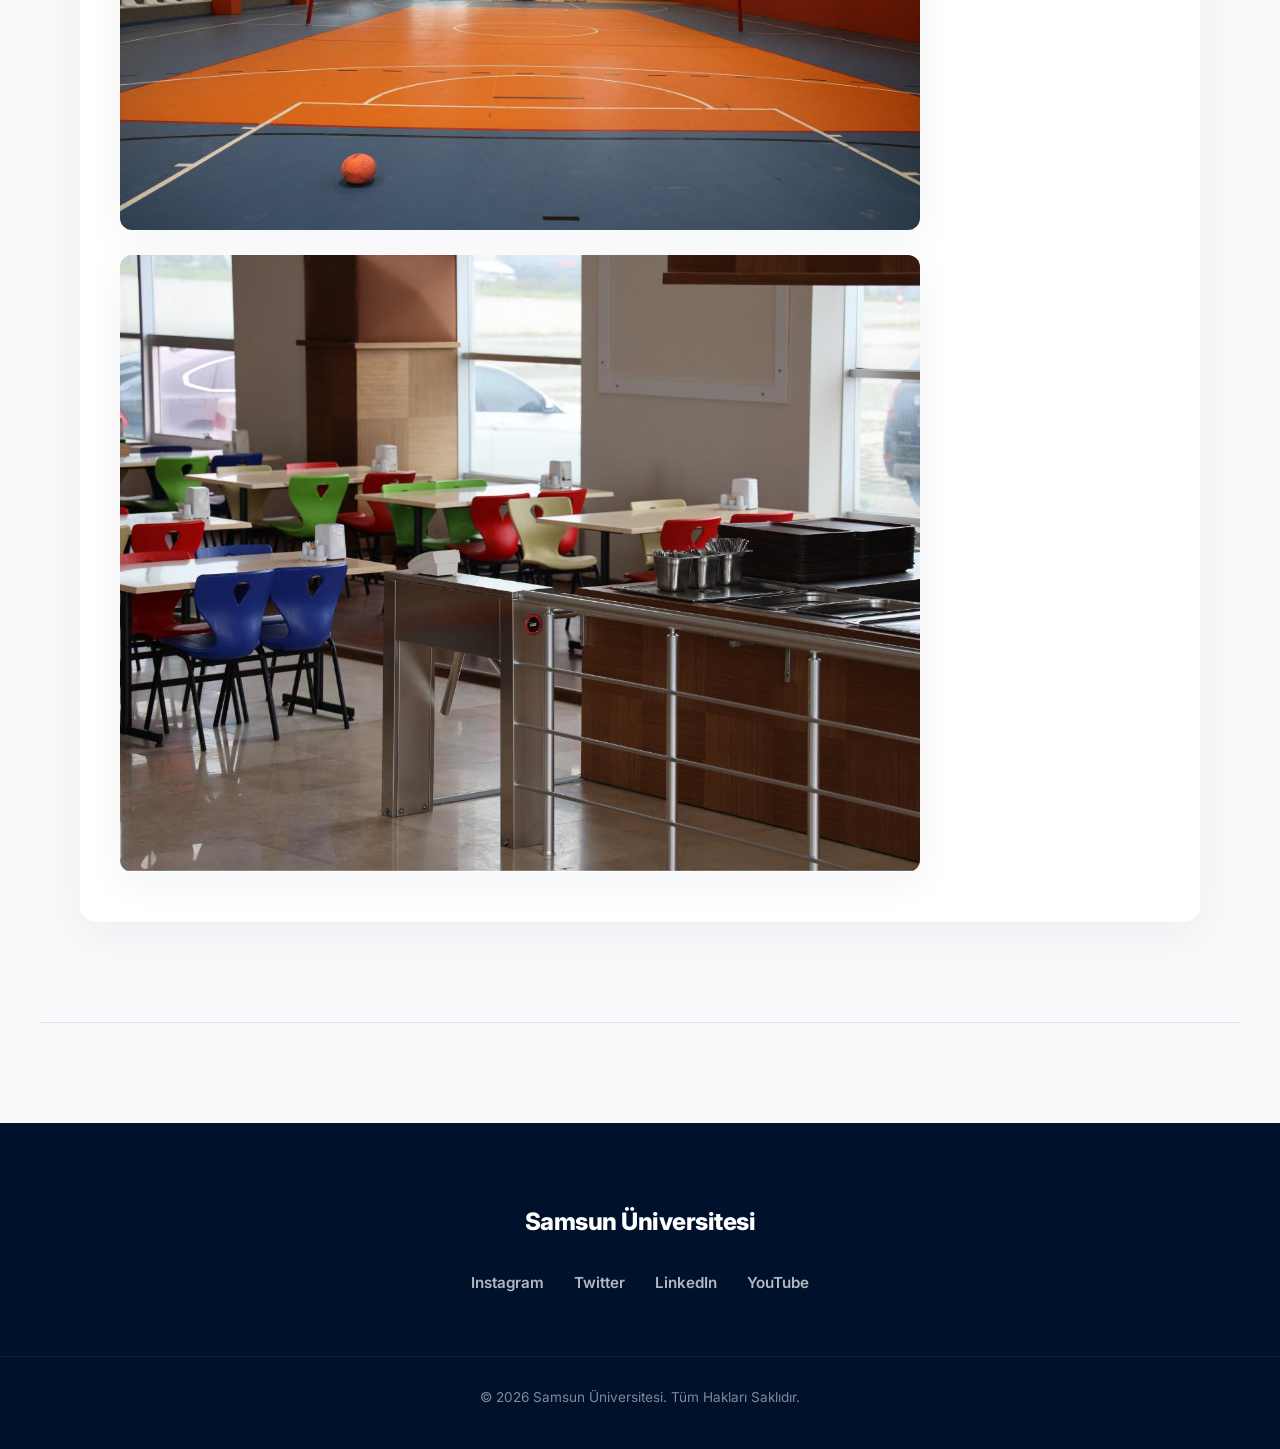
<file: kampus.html>
<!DOCTYPE html>
<html lang="tr">
<head>
    <meta charset="UTF-8">
    <meta name="viewport" content="width=device-width, initial-scale=1.0">
    <title>Kampüs Yaşamı | Samsun Üniversitesi</title>
    <link rel="stylesheet" href="style.css">
    <meta name="description" content="Samsun Üniversitesi Kampüs Olanakları">
</head>
<body>

    <header id="main-header">
        <div class="nav-container">
            <a href="index.html" class="logo">Samsun Üniversitesi</a>
            <nav>
                <ul>
                    <li><a href="index.html">Ana Sayfa</a></li>
                    <li><a href="hakkimizda.html">Hakkımızda</a></li>
                    <li><a href="birimler.html">Birimler</a></li>
                    <li><a href="akademik.html">Ak. Kadro</a></li>
                    <li><a href="haberler.html">Haberler</a></li>
                    <li><a href="kampus.html">Kampüs</a></li>
                    <li><a href="takvim.html">Takvim</a></li>
                    <li><a href="ogrenci.html">Öğr. İşleri</a></li>
                    <li><a href="aday.html">Aday</a></li>
                    <li><a href="iletisim.html">İletişim</a></li>
                </ul>
            </nav>
        </div>
    </header>

    <section class="page-hero">
        <h1>Kampüs Yaşamı</h1>
    </section>

    <main class="container">
        <h2>Sosyal Hayat ve Görseller</h2>
        <div class="card">
            <h3>Sosyal Olanaklar</h3>
            <p>Samsun Üniversitesi kampüslerinde öğrencilerimiz için modern, dijitalleştirilmiş kütüphaneler, kapalı ve açık spor salonları, kültürel etkinlikler için öğrenci kulüpleri merkezi ve ferah sosyal dinlenme alanları yer almaktadır.</p>
            
            <div style="display: flex; flex-direction: column; gap: 25px; margin-top: 40px; align-items: center;">
                <img src="img/kutuphane.jpg" alt="Yeni Nesil Kütüphane" class="modern-img">
                <img src="img/spor_kompleksi.jpg" alt="Kapalı Spor Kompleksi" class="modern-img">
                <img src="img/kafeterya.jpg" alt="Merkezi Kafeterya ve Açık Alan" class="modern-img">
            </div>
        </div>
    </main>

    <footer>
        <div class="footer-content">
            <div class="footer-logo">Samsun Üniversitesi</div>
            <div class="social-links">
                <a href="https://www.instagram.com/samsun.univ/" target="_blank">Instagram</a>
                <a href="https://x.com/samsun_univ" target="_blank">Twitter</a>
                <a href="https://www.linkedin.com/school/samsununiversitesi/about/" target="_blank">LinkedIn</a>
                <a href="https://www.youtube.com/@SamsunÜniversitesiTV" target="_blank">YouTube</a>
            </div>
        </div>
        <div class="footer-bottom">
            &copy; 2026 Samsun Üniversitesi. Tüm Hakları Saklıdır.
        </div>
    </footer>

    
</body>
</html>
</file>
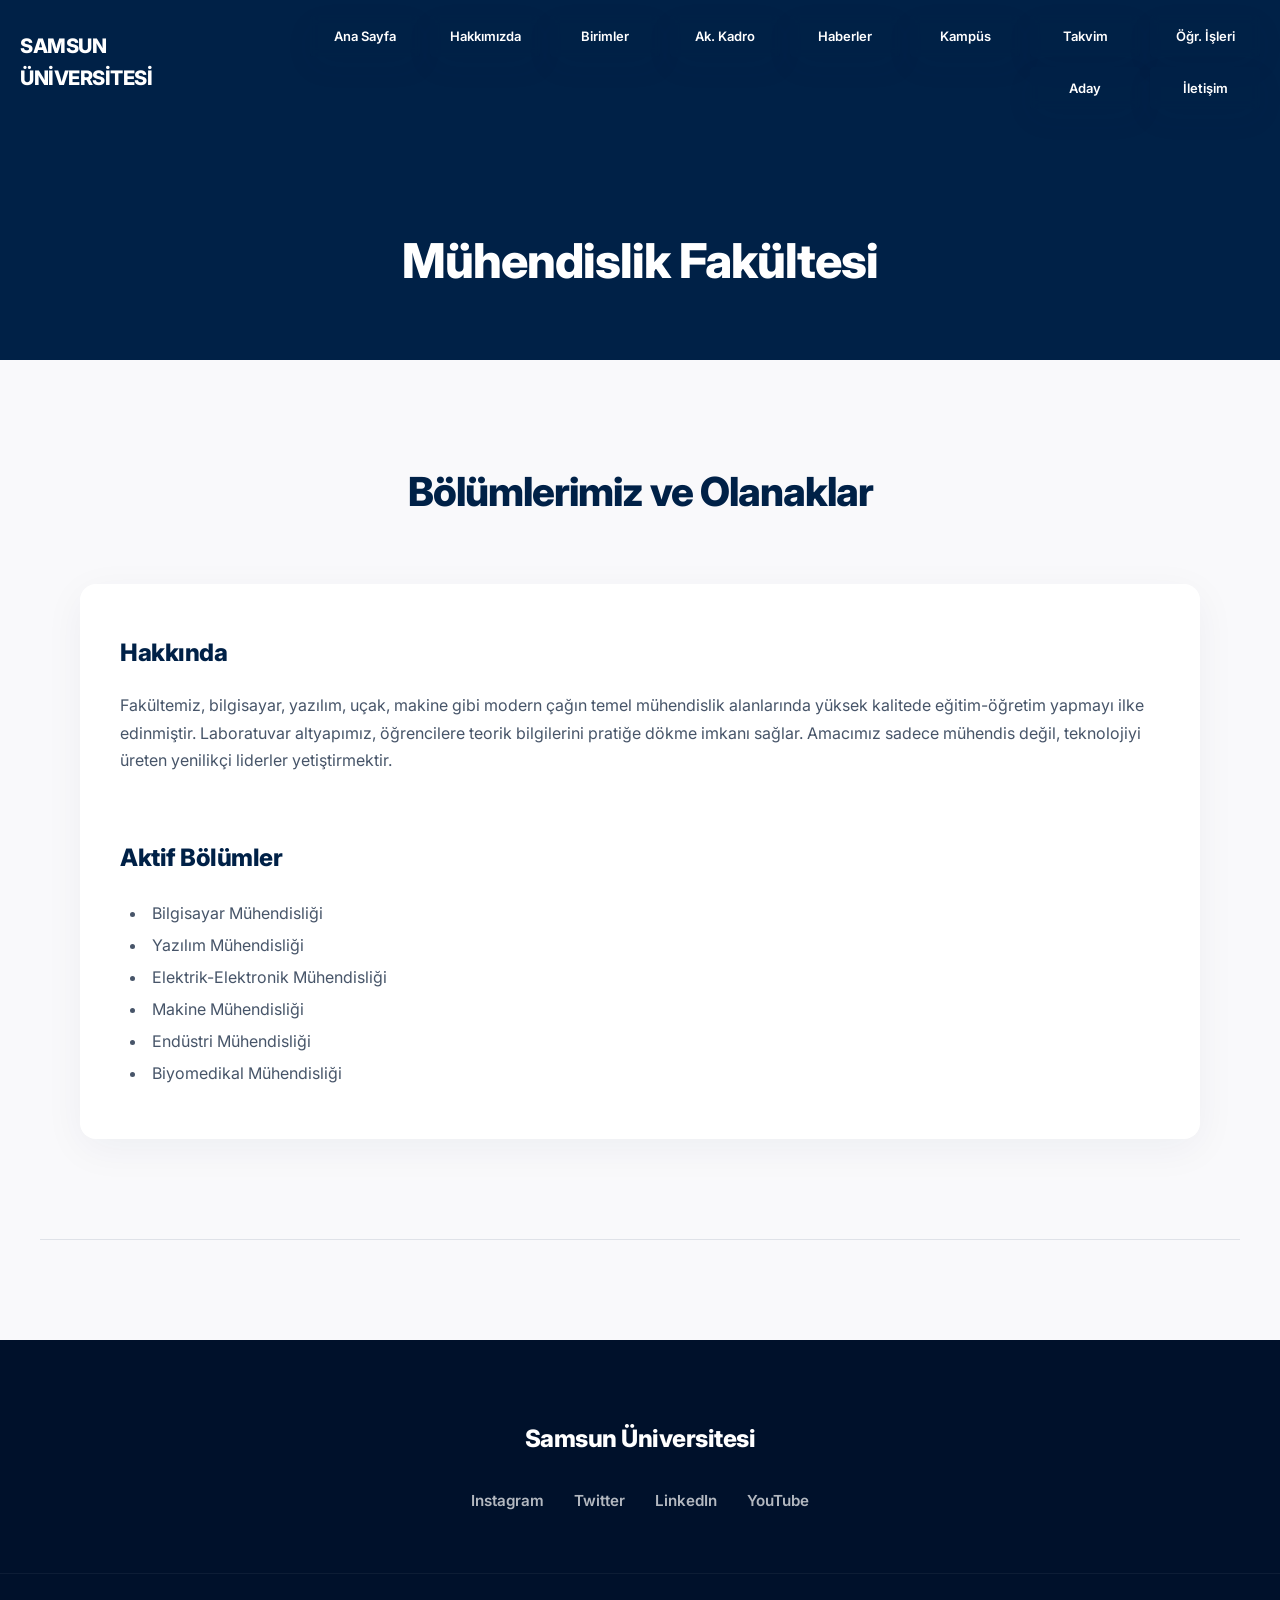
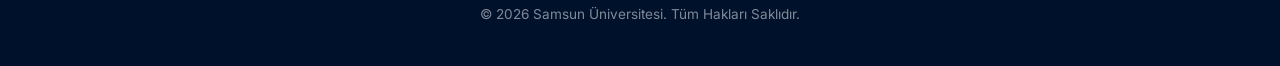
<file: muhendislik.html>
<!DOCTYPE html>
<html lang="tr">
<head>
    <meta charset="UTF-8">
    <meta name="viewport" content="width=device-width, initial-scale=1.0">
    <title>Mühendislik Fakültesi | Samsun Üniversitesi</title>
    <link rel="stylesheet" href="style.css">
    <meta name="description" content="Samsun Üniversitesi Mühendislik Fakültesi Hakkında Bilgiler">
</head>
<body>

    <header id="main-header">
        <div class="nav-container">
            <a href="index.html" class="logo">Samsun Üniversitesi</a>
            <nav>
                <ul>
                    <li><a href="index.html">Ana Sayfa</a></li>
                    <li><a href="hakkimizda.html">Hakkımızda</a></li>
                    <li><a href="birimler.html">Birimler</a></li>
                    <li><a href="akademik.html">Ak. Kadro</a></li>
                    <li><a href="haberler.html">Haberler</a></li>
                    <li><a href="kampus.html">Kampüs</a></li>
                    <li><a href="takvim.html">Takvim</a></li>
                    <li><a href="ogrenci.html">Öğr. İşleri</a></li>
                    <li><a href="aday.html">Aday</a></li>
                    <li><a href="iletisim.html">İletişim</a></li>
                </ul>
            </nav>
        </div>
    </header>

    <section class="page-hero">
        <h1>Mühendislik Fakültesi</h1>
    </section>

    <main class="container">
        <h2>Bölümlerimiz ve Olanaklar</h2>
        <div class="card">
            <h3>Hakkında</h3>
            <p>Fakültemiz, bilgisayar, yazılım, uçak, makine gibi modern çağın temel mühendislik alanlarında yüksek kalitede eğitim-öğretim yapmayı ilke edinmiştir. Laboratuvar altyapımız, öğrencilere teorik bilgilerini pratiğe dökme imkanı sağlar. Amacımız sadece mühendis değil, teknolojiyi üreten yenilikçi liderler yetiştirmektir.</p>
            
            <h3 style="margin-top:30px;">Aktif Bölümler</h3>
            <ul style="list-style: inside; color: var(--text-secondary); line-height:2; margin-left: 10px;">
                <li>Bilgisayar Mühendisliği</li>
                <li>Yazılım Mühendisliği</li>
                <li>Elektrik-Elektronik Mühendisliği</li>
                <li>Makine Mühendisliği</li>
                <li>Endüstri Mühendisliği</li>
                <li>Biyomedikal Mühendisliği</li>
            </ul>
        </div>
    </main>

    <footer>
        <div class="footer-content">
            <div class="footer-logo">Samsun Üniversitesi</div>
            <div class="social-links">
                <a href="https://www.instagram.com/samsun.univ/" target="_blank">Instagram</a>
                <a href="https://x.com/samsun_univ" target="_blank">Twitter</a>
                <a href="https://www.linkedin.com/school/samsununiversitesi/about/" target="_blank">LinkedIn</a>
                <a href="https://www.youtube.com/@SamsunÜniversitesiTV" target="_blank">YouTube</a>
            </div>
        </div>
        <div class="footer-bottom">
            &copy; 2026 Samsun Üniversitesi. Tüm Hakları Saklıdır.
        </div>
    </footer>

    
</body>
</html>
</file>
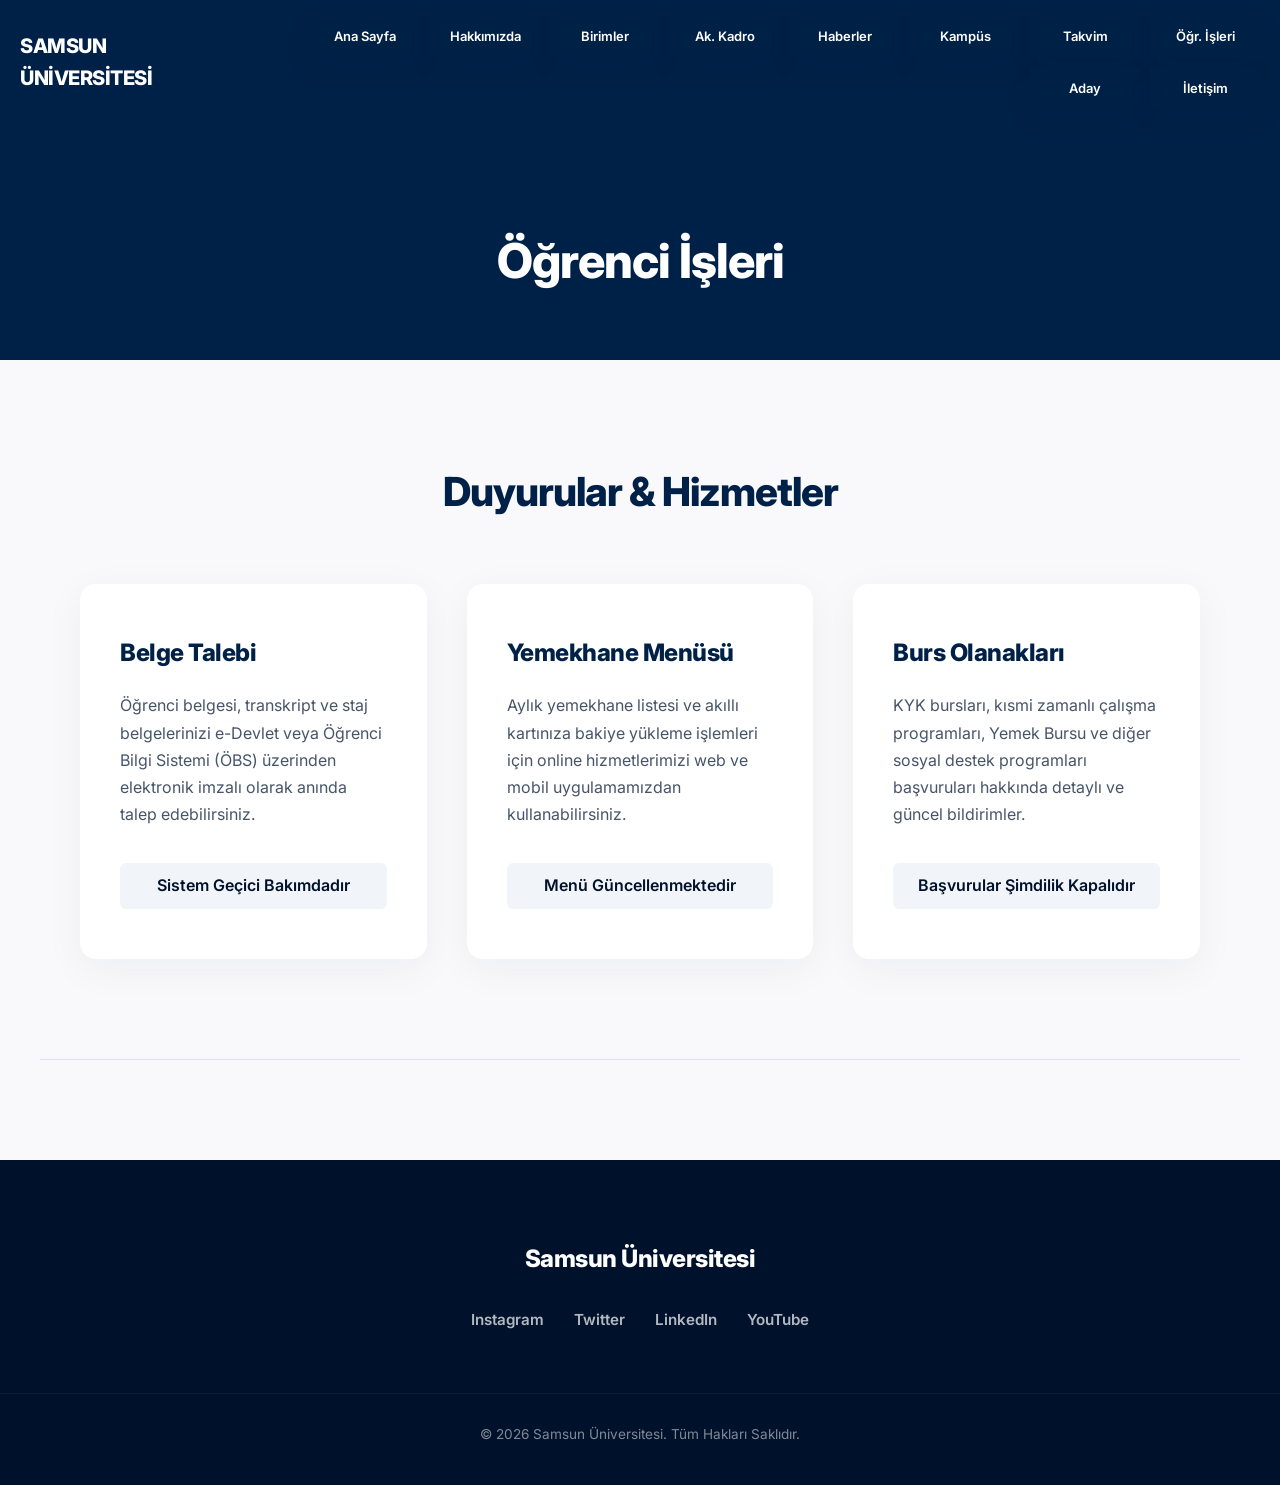
<file: ogrenci.html>
<!DOCTYPE html>
<html lang="tr">
<head>
    <meta charset="UTF-8">
    <meta name="viewport" content="width=device-width, initial-scale=1.0">
    <title>Öğrenci İşleri | Samsun Üniversitesi</title>
    <link rel="stylesheet" href="style.css">
    <meta name="description" content="Samsun Üniversitesi Öğrenci İşleri ve Hizmetler">
</head>
<body>

    <header id="main-header">
        <div class="nav-container">
            <a href="index.html" class="logo">Samsun Üniversitesi</a>
            <nav>
                <ul>
                    <li><a href="index.html">Ana Sayfa</a></li>
                    <li><a href="hakkimizda.html">Hakkımızda</a></li>
                    <li><a href="birimler.html">Birimler</a></li>
                    <li><a href="akademik.html">Ak. Kadro</a></li>
                    <li><a href="haberler.html">Haberler</a></li>
                    <li><a href="kampus.html">Kampüs</a></li>
                    <li><a href="takvim.html">Takvim</a></li>
                    <li><a href="ogrenci.html">Öğr. İşleri</a></li>
                    <li><a href="aday.html">Aday</a></li>
                    <li><a href="iletisim.html">İletişim</a></li>
                </ul>
            </nav>
        </div>
    </header>

    <section class="page-hero">
        <h1>Öğrenci İşleri</h1>
    </section>

    <main class="container">
        <h2>Duyurular & Hizmetler</h2>
        <div class="card-grid">
            <div class="card">
                <h3>Belge Talebi</h3>
                <p>Öğrenci belgesi, transkript ve staj belgelerinizi e-Devlet veya Öğrenci Bilgi Sistemi (ÖBS) üzerinden elektronik imzalı olarak anında talep edebilirsiniz.</p>
                <div style="background-color: #f1f5f9; padding: 10px; border-radius: 6px; text-align: center; color: var(--navy-dark); font-weight: 600; width: 100%;">Sistem Geçici Bakımdadır</div>
            </div>
            <div class="card">
                <h3>Yemekhane Menüsü</h3>
                <p>Aylık yemekhane listesi ve akıllı kartınıza bakiye yükleme işlemleri için online hizmetlerimizi web ve mobil uygulamamızdan kullanabilirsiniz.</p>
                <div style="background-color: #f1f5f9; padding: 10px; border-radius: 6px; text-align: center; color: var(--navy-dark); font-weight: 600; width: 100%;">Menü Güncellenmektedir</div>
            </div>
            <div class="card">
                <h3>Burs Olanakları</h3>
                <p>KYK bursları, kısmi zamanlı çalışma programları, Yemek Bursu ve diğer sosyal destek programları başvuruları hakkında detaylı ve güncel bildirimler.</p>
                <div style="background-color: #f1f5f9; padding: 10px; border-radius: 6px; text-align: center; color: var(--navy-dark); font-weight: 600; width: 100%;">Başvurular Şimdilik Kapalıdır</div>
            </div>
        </div>
    </main>

    <footer>
        <div class="footer-content">
            <div class="footer-logo">Samsun Üniversitesi</div>
            <div class="social-links">
                <a href="https://www.instagram.com/samsun.univ/" target="_blank">Instagram</a>
                <a href="https://x.com/samsun_univ" target="_blank">Twitter</a>
                <a href="https://www.linkedin.com/school/samsununiversitesi/about/" target="_blank">LinkedIn</a>
                <a href="https://www.youtube.com/@SamsunÜniversitesiTV" target="_blank">YouTube</a>
            </div>
        </div>
        <div class="footer-bottom">
            &copy; 2026 Samsun Üniversitesi. Tüm Hakları Saklıdır.
        </div>
    </footer>

    
</body>
</html>
</file>
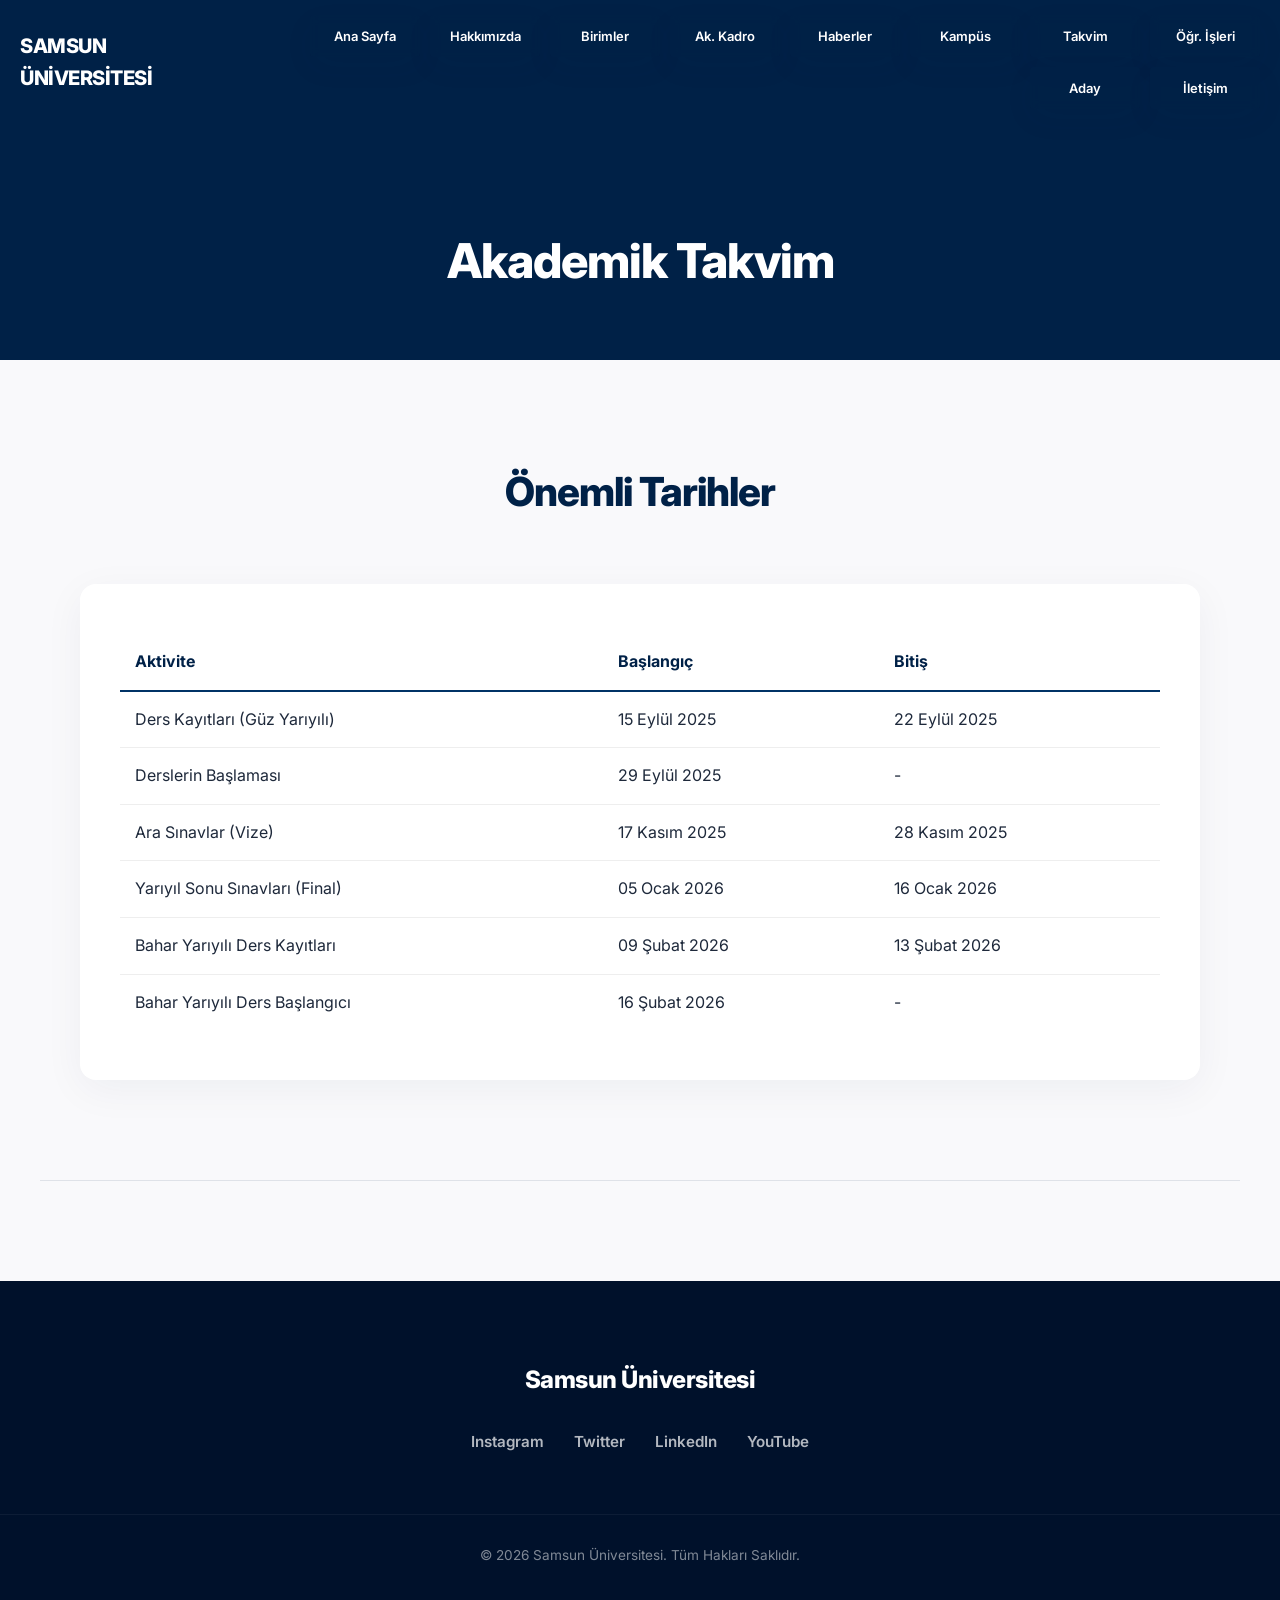
<file: takvim.html>
<!DOCTYPE html>
<html lang="tr">
<head>
    <meta charset="UTF-8">
    <meta name="viewport" content="width=device-width, initial-scale=1.0">
    <title>Akademik Takvim | Samsun Üniversitesi</title>
    <link rel="stylesheet" href="style.css">
    <meta name="description" content="Samsun Üniversitesi Akademik Takvim">
</head>
<body>

    <header id="main-header">
        <div class="nav-container">
            <a href="index.html" class="logo">Samsun Üniversitesi</a>
            <nav>
                <ul>
                    <li><a href="index.html">Ana Sayfa</a></li>
                    <li><a href="hakkimizda.html">Hakkımızda</a></li>
                    <li><a href="birimler.html">Birimler</a></li>
                    <li><a href="akademik.html">Ak. Kadro</a></li>
                    <li><a href="haberler.html">Haberler</a></li>
                    <li><a href="kampus.html">Kampüs</a></li>
                    <li><a href="takvim.html">Takvim</a></li>
                    <li><a href="ogrenci.html">Öğr. İşleri</a></li>
                    <li><a href="aday.html">Aday</a></li>
                    <li><a href="iletisim.html">İletişim</a></li>
                </ul>
            </nav>
        </div>
    </header>

    <section class="page-hero">
        <h1>Akademik Takvim</h1>
    </section>

    <main class="container">
        <h2>Önemli Tarihler</h2>
        <div class="card">
            <div style="width: 100%; overflow-x: auto;">
                <table style="width: 100%; border-collapse: collapse; text-align: left;">
                    <thead>
                        <tr style="border-bottom: 2px solid var(--navy-light);">
                            <th style="padding: 15px; color: var(--navy-blue);">Aktivite</th>
                            <th style="padding: 15px; color: var(--navy-blue);">Başlangıç</th>
                            <th style="padding: 15px; color: var(--navy-blue);">Bitiş</th>
                        </tr>
                    </thead>
                    <tbody>
                        <tr style="border-bottom: 1px solid #eee;">
                            <td style="padding: 15px;">Ders Kayıtları (Güz Yarıyılı)</td>
                            <td style="padding: 15px;">15 Eylül 2025</td>
                            <td style="padding: 15px;">22 Eylül 2025</td>
                        </tr>
                        <tr style="border-bottom: 1px solid #eee;">
                            <td style="padding: 15px;">Derslerin Başlaması</td>
                            <td style="padding: 15px;">29 Eylül 2025</td>
                            <td style="padding: 15px;">-</td>
                        </tr>
                        <tr style="border-bottom: 1px solid #eee;">
                            <td style="padding: 15px;">Ara Sınavlar (Vize)</td>
                            <td style="padding: 15px;">17 Kasım 2025</td>
                            <td style="padding: 15px;">28 Kasım 2025</td>
                        </tr>
                        <tr style="border-bottom: 1px solid #eee;">
                            <td style="padding: 15px;">Yarıyıl Sonu Sınavları (Final)</td>
                            <td style="padding: 15px;">05 Ocak 2026</td>
                            <td style="padding: 15px;">16 Ocak 2026</td>
                        </tr>
                        <tr style="border-bottom: 1px solid #eee;">
                            <td style="padding: 15px;">Bahar Yarıyılı Ders Kayıtları</td>
                            <td style="padding: 15px;">09 Şubat 2026</td>
                            <td style="padding: 15px;">13 Şubat 2026</td>
                        </tr>
                        <tr>
                            <td style="padding: 15px;">Bahar Yarıyılı Ders Başlangıcı</td>
                            <td style="padding: 15px;">16 Şubat 2026</td>
                            <td style="padding: 15px;">-</td>
                        </tr>
                    </tbody>
                </table>
            </div>
        </div>
    </main>

    <footer>
        <div class="footer-content">
            <div class="footer-logo">Samsun Üniversitesi</div>
            <div class="social-links">
                <a href="https://www.instagram.com/samsun.univ/" target="_blank">Instagram</a>
                <a href="https://x.com/samsun_univ" target="_blank">Twitter</a>
                <a href="https://www.linkedin.com/school/samsununiversitesi/about/" target="_blank">LinkedIn</a>
                <a href="https://www.youtube.com/@SamsunÜniversitesiTV" target="_blank">YouTube</a>
            </div>
        </div>
        <div class="footer-bottom">
            &copy; 2026 Samsun Üniversitesi. Tüm Hakları Saklıdır.
        </div>
    </footer>

    
</body>
</html>
</file>
<file: style.css>
@import url('https://fonts.googleapis.com/css2?family=Inter:wght@300;400;600;800&display=swap');

:root {
    --navy-blue: #002147;
    --navy-light: #003366;
    --navy-dark: #00112b;
    --white: #ffffff;
    --bg-light: #f9f9fb;
    --text-primary: #1e293b;
    --text-secondary: #475569;
    --shadow-soft: 0 10px 40px rgba(0, 33, 71, 0.05);
    --shadow-hover: 0 20px 50px rgba(0, 33, 71, 0.1);
    --transition-speed: 0.4s;
}

* {
    margin: 0;
    padding: 0;
    box-sizing: border-box;
}

body {
    font-family: 'Inter', sans-serif;
    color: var(--text-primary);
    background-color: var(--bg-light);
    line-height: 1.6;
    animation: fadeIn 0.6s ease-out forwards;
}

@keyframes fadeIn {
    from {
        opacity: 0;
        transform: translateY(10px);
    }

    to {
        opacity: 1;
        transform: translateY(0);
    }
}

a {
    text-decoration: none;
    color: inherit;
    transition: color var(--transition-speed);
}

header {
    position: fixed;
    top: 0;
    left: 0;
    width: 100%;
    z-index: 1000;
    transition: background-color var(--transition-speed), box-shadow var(--transition-speed);
    background-color: transparent;
}

header.scrolled {
    background-color: var(--navy-blue);
    box-shadow: 0 4px 30px rgba(0, 0, 0, 0.15);
}

.nav-container {
    max-width: 100%;
    margin: 0 auto;
    padding: 15px 20px;
    display: flex;
    justify-content: space-between;
    align-items: center;
    transition: padding var(--transition-speed);
}

header.scrolled .nav-container {
    padding: 10px 20px;
}

.logo {
    font-size: 1.25rem;
    font-weight: 800;
    color: var(--white);
    letter-spacing: -0.5px;
    text-transform: uppercase;
}

nav ul {
    list-style: none;
    display: flex;
    flex-wrap: wrap;
    justify-content: flex-end;
    gap: 10px;
}

nav ul li a {
    color: var(--white);
    background-color: rgba(0, 33, 71, 0.85);
    backdrop-filter: blur(5px);
    width: 110px;
    height: 42px;
    display: flex;
    align-items: center;
    justify-content: center;
    text-align: center;
    border-radius: 4px;
    font-weight: 600;
    font-size: 13px;
    box-sizing: border-box;
    box-shadow: 0 10px 30px rgba(0, 33, 71, 0.05);
    transition: all 0.4s ease;
}

nav ul li a:hover {
    background-color: var(--navy-light);
    transform: translateY(-2px);
    box-shadow: 0 15px 40px rgba(0, 33, 71, 0.1);
}

.hero {
    position: relative;
    width: 100%;
    height: 95vh;
    display: flex;
    justify-content: center;
    align-items: center;
    overflow: hidden;
}

.video-background {
    position: absolute;
    top: 50%;
    left: 50%;
    transform: translate(-50%, -50%);
    width: 100vw;
    height: 100vw;
    min-height: 95vh;
    min-width: 168.88vh;
    z-index: -1;
    pointer-events: none;
}

.hero-overlay {
    position: absolute;
    top: 0;
    left: 0;
    width: 100%;
    height: 100%;
    background: rgba(0, 33, 71, 0.55);
    z-index: 2;
}

.hero-content {
    position: relative;
    z-index: 3;
    text-align: center;
    color: var(--white);
    padding: 0 20px;
    max-width: 1000px;
}

.hero-content h1 {
    font-size: 4.5rem;
    font-weight: 800;
    letter-spacing: -1px;
    line-height: 1.1;
    text-shadow: 0 10px 30px rgba(0, 33, 71, 0.4);
}

.hero-subtitle {
    font-size: 1.25rem;
    font-weight: 400;
    margin-top: 15px;
    letter-spacing: 0.5px;
    opacity: 0.9;
}

.container {
    max-width: 1200px;
    margin: 100px auto;
    padding: 0 40px 100px;
    border-bottom: 1px solid rgba(0, 33, 71, 0.1);
}

h2 {
    font-size: 2.5rem;
    color: var(--navy-blue);
    margin-bottom: 60px;
    text-align: center;
    font-weight: 800;
    letter-spacing: -1px;
}

.card-grid {
    display: grid;
    grid-template-columns: repeat(auto-fit, minmax(320px, 1fr));
    gap: 40px;
}

.card {
    background: var(--white);
    border-radius: 16px;
    padding: 50px 40px;
    box-shadow: var(--shadow-soft);
    transition: transform var(--transition-speed), box-shadow var(--transition-speed);
    display: flex;
    flex-direction: column;
    align-items: flex-start;
}

.card:hover {
    transform: translateY(-8px);
    box-shadow: var(--shadow-hover);
}

.card h3 {
    color: var(--navy-blue);
    font-size: 1.5rem;
    font-weight: 800;
    margin-bottom: 20px;
    letter-spacing: -0.5px;
}

.card p {
    color: var(--text-secondary);
    margin-bottom: 35px;
    line-height: 1.7;
    flex-grow: 1;
}

.btn {
    display: inline-block;
    padding: 14px 32px;
    background-color: var(--navy-blue);
    color: var(--white);
    border-radius: 8px;
    font-weight: 600;
    font-size: 0.95rem;
    box-shadow: 0 10px 30px rgba(0, 33, 71, 0.05);
    transition: all 0.4s ease;
}

.btn:hover {
    background-color: var(--navy-light);
    transform: translateY(-2px);
    box-shadow: 0 15px 40px rgba(0, 33, 71, 0.1);
}

.modern-img {
    width: 100%;
    max-width: 800px;
    border-radius: 12px;
    box-shadow: var(--shadow-soft);
    object-fit: cover;
}

.page-hero {
    height: 40vh;
    min-height: 300px;
    background-color: var(--navy-blue);
    display: flex;
    justify-content: center;
    align-items: flex-end;
    padding-bottom: 60px;
    color: var(--white);
}

.page-hero h1 {
    font-size: 3rem;
    font-weight: 800;
    letter-spacing: -1px;
}

footer {
    background-color: var(--navy-dark);
    color: var(--white);
    padding: 80px 0 40px;
    text-align: center;
}

.footer-content {
    max-width: 1200px;
    margin: 0 auto;
    display: flex;
    flex-direction: column;
    align-items: center;
    gap: 30px;
}

.footer-logo {
    font-size: 1.5rem;
    font-weight: 800;
    letter-spacing: -0.5px;
}

.social-links {
    display: flex;
    gap: 30px;
}

.social-links a {
    color: var(--white);
    font-size: 0.95rem;
    font-weight: 600;
    opacity: 0.7;
    transition: opacity var(--transition-speed);
}

.social-links a:hover {
    opacity: 1;
}

.footer-bottom {
    margin-top: 60px;
    padding-top: 30px;
    border-top: 1px solid rgba(255, 255, 255, 0.1);
    font-size: 0.85rem;
    opacity: 0.5;
}

.success-overlay {
    display: none;
    position: fixed;
    top: 0;
    left: 0;
    width: 100%;
    height: 100%;
    background: rgba(0, 0, 0, 0.7);
    justify-content: center;
    align-items: center;
    z-index: 1000;
}

.success-overlay:target {
    display: flex;
}

.success-box {
    background: white;
    padding: 30px;
    border-radius: 10px;
    text-align: center;
    box-shadow: 0 5px 15px rgba(0, 0, 0, 0.3);
}

.close-btn {
    display: inline-block;
    margin-top: 15px;
    padding: 8px 20px;
    background: #002147;
    color: white;
    text-decoration: none;
    border-radius: 5px;
}

@media (max-width: 992px) {
    .hero-content h1 {
        font-size: 3.5rem;
    }
}

@media (max-width: 768px) {
    .nav-container {
        flex-direction: column;
        gap: 20px;
        padding: 20px;
    }

    header.scrolled .nav-container {
        padding: 15px 20px;
    }

    nav ul {
        flex-wrap: wrap;
        justify-content: center;
        gap: 15px;
    }

    .hero-content h1 {
        font-size: 2.5rem;
    }

    .gallery-stack {
        display: flex;
        flex-direction: column;
        gap: 30px;
        padding: 20px;
        align-items: center;
    }

    .gallery-stack img {
        width: 100%;
        max-width: 800px;
        height: auto;
        border-radius: 12px;
        box-shadow: 0 4px 15px rgba(0, 0, 0, 0.1);
    }
}

.academic-list {
    display: flex;
    flex-direction: column;
    gap: 15px;
    margin-top: 40px;
    width: 100%;
}

.academic-row {
    display: flex;
    justify-content: space-between;
    align-items: center;
    background-color: rgba(248, 250, 252, 0.8);
    backdrop-filter: blur(5px);
    padding: 20px 30px;
    border-radius: 4px;
    border-left: 4px solid var(--navy-blue);
    box-shadow: 0 10px 30px rgba(0, 33, 71, 0.05);
    transition: all 0.4s ease;
}

.academic-row:hover {
    transform: translateX(5px);
    box-shadow: 0 15px 40px rgba(0, 33, 71, 0.1);
}

.ac-info h3 {
    color: var(--navy-blue);
    font-size: 1.1rem;
    font-weight: 700;
    margin: 0;
}

.ac-role {
    background-color: var(--navy-blue);
    color: var(--white);
    padding: 6px 14px;
    border-radius: 20px;
    font-size: 0.85rem;
    font-weight: 600;
}

.news-list {
    display: flex;
    flex-direction: column;
    gap: 30px;
    width: 100%;
}

.news-card {
    display: flex;
    background-color: var(--white);
    border-radius: 12px;
    overflow: hidden;
    box-shadow: 0 10px 30px rgba(0, 33, 71, 0.05);
    transition: transform var(--transition-speed), box-shadow var(--transition-speed);
}

.news-card:hover {
    transform: translateY(-5px);
    box-shadow: 0 15px 40px rgba(0, 33, 71, 0.1);
}

.news-img {
    width: 300px;
    height: 200px;
    object-fit: cover;
    flex-shrink: 0;
}

.news-content {
    padding: 30px;
    display: flex;
    flex-direction: column;
    justify-content: center;
    align-items: flex-start;
}

.news-content h3 {
    color: var(--navy-blue);
    font-size: 1.5rem;
    font-weight: 800;
    margin-bottom: 15px;
    letter-spacing: -0.5px;
}

.news-content p {
    color: var(--text-secondary);
    margin-bottom: 25px;
    line-height: 1.7;
    flex-grow: 1;
}

.news-btn {
    display: inline-block;
    padding: 10px 24px;
    background-color: var(--navy-blue);
    color: var(--white);
    border-radius: 6px;
    font-weight: 600;
    font-size: 0.9rem;
    box-shadow: 0 5px 15px rgba(0, 33, 71, 0.05);
    transition: all 0.3s ease;
    text-decoration: none;
}

.news-btn:hover {
    background-color: var(--navy-light);
    transform: translateY(-2px);
    color: var(--white);
}

@media (max-width: 768px) {
    .news-card {
        flex-direction: column;
    }
    
    .news-img {
        width: 100%;
        height: 250px;
    }
}
</file>
